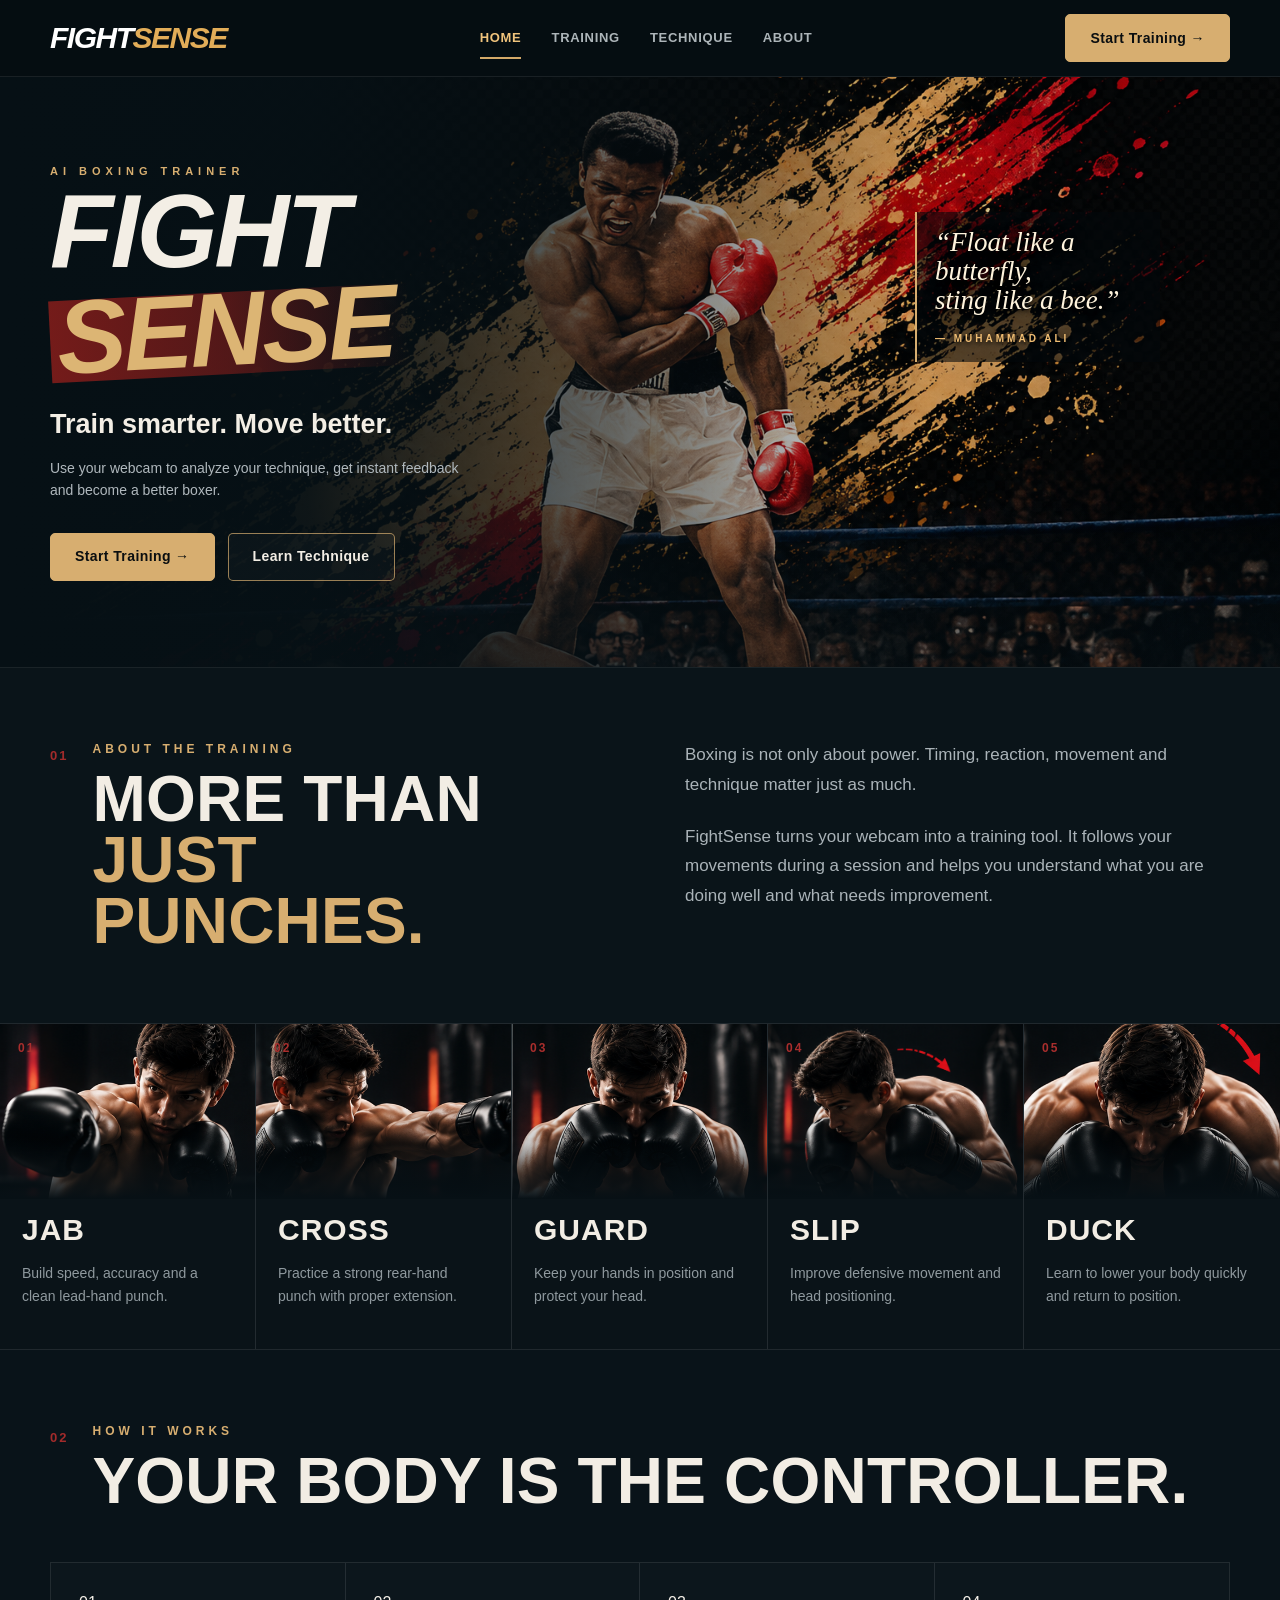
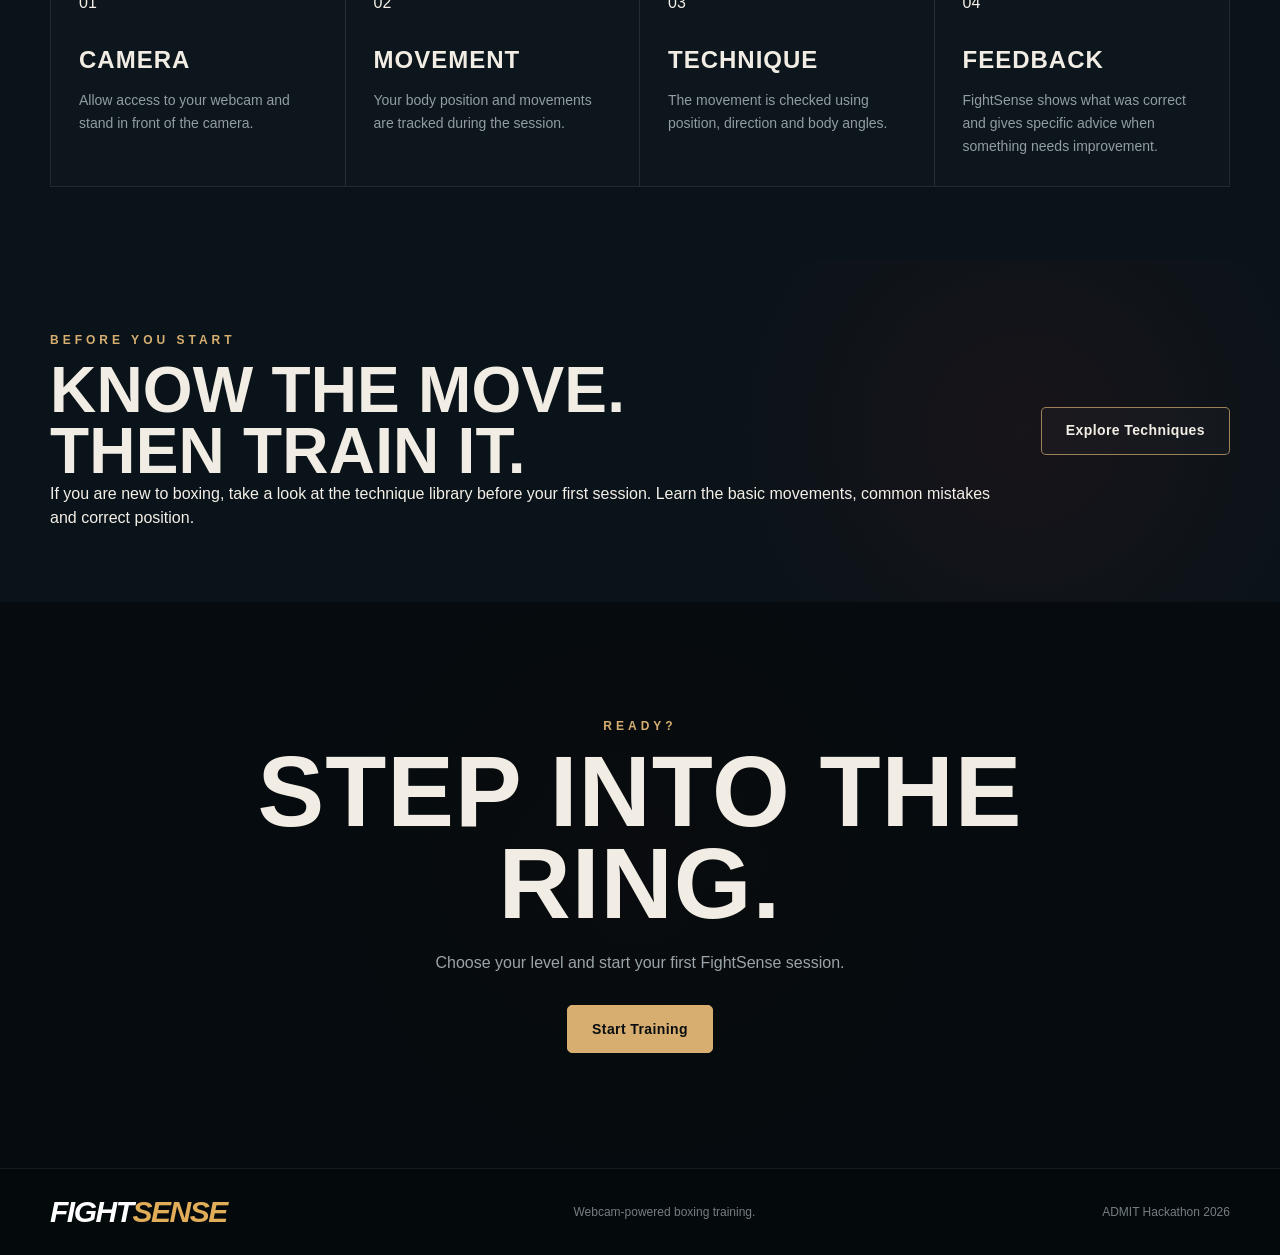
<file: index.html>
<!DOCTYPE html>
<html lang="en">

<head>
    <meta charset="UTF-8">
    <meta name="viewport" content="width=device-width, initial-scale=1.0">
    <title>FightSense</title>
    <link rel="stylesheet" href="style.css">
</head>

<body class="home-page">

<header class="header">
    <div class="container nav-container">

        <a href="index.html" class="logo">
            FIGHT<span>SENSE</span>
        </a>

        <nav class="nav">
            <a href="index.html" class="active">Home</a>
            <a href="training.html">Training</a>
            <a href="technique.html">Technique</a>
            <a href="about.html">About</a>
        </nav>

        <a href="training.html#levels" class="nav-button">
            Start Training →
        </a>

    </div>
</header>


<main>

    <section class="hero">

        <div class="hero-background"></div>

<div class="container hero-container">

    <div class="hero-text">

        <p class="hero-label">AI BOXING TRAINER</p>

        <h1>
            FIGHT
            <span>SENSE</span>
        </h1>

        <h2>Train smarter. Move better.</h2>

        <p class="hero-description">
            Use your webcam to analyze your technique,
            get instant feedback and become a better boxer.
        </p>

        <div class="hero-buttons">
            <a href="training.html#levels" class="primary-button">
                Start Training →
            </a>

            <a href="technique.html" class="secondary-button">
                Learn Technique
            </a>
        </div>

    </div>

    <div class="ali-quote">
        <p>
            “Float like a butterfly,<br>
            sting like a bee.”
        </p>

        <span>— MUHAMMAD ALI</span>
    </div>

</div>

    </section>


    <section class="intro-section">

        <div class="container intro-grid">

            <div class="section-heading">

                <p class="section-number">01</p>

                <div>
                    <p class="small-title">ABOUT THE TRAINING</p>

                    <h2>
                        MORE THAN
                        <span>JUST PUNCHES.</span>
                    </h2>
                </div>

            </div>


            <div class="intro-text">

                <p>
                    Boxing is not only about power. Timing, reaction,
                    movement and technique matter just as much.
                </p>

                <p>
                    FightSense turns your webcam into a training tool.
                    It follows your movements during a session and helps
                    you understand what you are doing well and what
                    needs improvement.
                </p>

            </div>

        </div>

    </section>


<div class="skills-grid">

    <a href="techniques/jab.html" class="skill-card">
        <div class="skill-image">
            <img src="assets/images/moves/jab.png" alt="Jab">
            <span class="skill-number">01</span>
        </div>

        <div class="skill-content">
            <h3>JAB</h3>
            <p>Build speed, accuracy and a clean lead-hand punch.</p>
        </div>
    </a>


    <a href="techniques/cross.html" class="skill-card">
        <div class="skill-image">
            <img src="assets/images/moves/cross.png" alt="Cross">
            <span class="skill-number">02</span>
        </div>

        <div class="skill-content">
            <h3>CROSS</h3>
            <p>Practice a strong rear-hand punch with proper extension.</p>
        </div>
    </a>


    <a href="techniques/guard.html" class="skill-card">
        <div class="skill-image">
            <img src="assets/images/moves/guard.png" alt="Guard">
            <span class="skill-number">03</span>
        </div>

        <div class="skill-content">
            <h3>GUARD</h3>
            <p>Keep your hands in position and protect your head.</p>
        </div>
    </a>


    <a href="techniques/slip.html" class="skill-card">
        <div class="skill-image">
            <img src="assets/images/moves/slip.png" alt="Slip">
            <span class="skill-number">04</span>
        </div>

        <div class="skill-content">
            <h3>SLIP</h3>
            <p>Improve defensive movement and head positioning.</p>
        </div>
    </a>


    <a href="techniques/duck.html" class="skill-card">
        <div class="skill-image">
            <img src="assets/images/moves/duck.png" alt="Duck">
            <span class="skill-number">05</span>
        </div>

        <div class="skill-content">
            <h3>DUCK</h3>
            <p>Learn to lower your body quickly and return to position.</p>
        </div>
    </a>

</div>



    </section>


    <section class="how-section">

        <div class="container">

            <div class="section-heading">

                <p class="section-number">02</p>

                <div>
                    <p class="small-title">HOW IT WORKS</p>
                    <h2>YOUR BODY IS THE CONTROLLER.</h2>
                </div>

            </div>


            <div class="how-grid">

                <div class="how-card">

                    <div class="how-icon">01</div>

                    <h3>CAMERA</h3>

                    <p>
                        Allow access to your webcam and stand in front
                        of the camera.
                    </p>

                </div>


                <div class="how-card">

                    <div class="how-icon">02</div>

                    <h3>MOVEMENT</h3>

                    <p>
                        Your body position and movements are tracked
                        during the session.
                    </p>

                </div>


                <div class="how-card">

                    <div class="how-icon">03</div>

                    <h3>TECHNIQUE</h3>

                    <p>
                        The movement is checked using position,
                        direction and body angles.
                    </p>

                </div>


                <div class="how-card">

                    <div class="how-icon">04</div>

                    <h3>FEEDBACK</h3>

                    <p>
                        FightSense shows what was correct and gives
                        specific advice when something needs improvement.
                    </p>

                </div>

            </div>

        </div>

    </section>




    <section class="before-training">

        <div class="container before-container">

            <div>

                <p class="small-title">BEFORE YOU START</p>

                <h2>
                    KNOW THE MOVE.<br>
                    THEN TRAIN IT.
                </h2>

                <p>
                    If you are new to boxing, take a look at the technique
                    library before your first session. Learn the basic movements,
                    common mistakes and correct position.
                </p>

            </div>

            <a href="technique.html" class="secondary-button">
                Explore Techniques
            </a>

        </div>

    </section>


    <section class="final-cta">

        <div class="container final-cta-content">

            <p class="small-title">READY?</p>

            <h2>STEP INTO THE RING.</h2>

            <p>
                Choose your level and start your first FightSense session.
            </p>

            <a href="training.html#levels" class="primary-button">
                Start Training
            </a>

        </div>

    </section>

</main>


<footer class="footer">

    <div class="container footer-content">

        <a href="index.html" class="logo">
            FIGHT<span>SENSE</span>
        </a>

        <p>
            Webcam-powered boxing training.
        </p>

        <p>
            ADMIT Hackathon 2026
        </p>

    </div>

</footer>




</body>
</html>
</file>
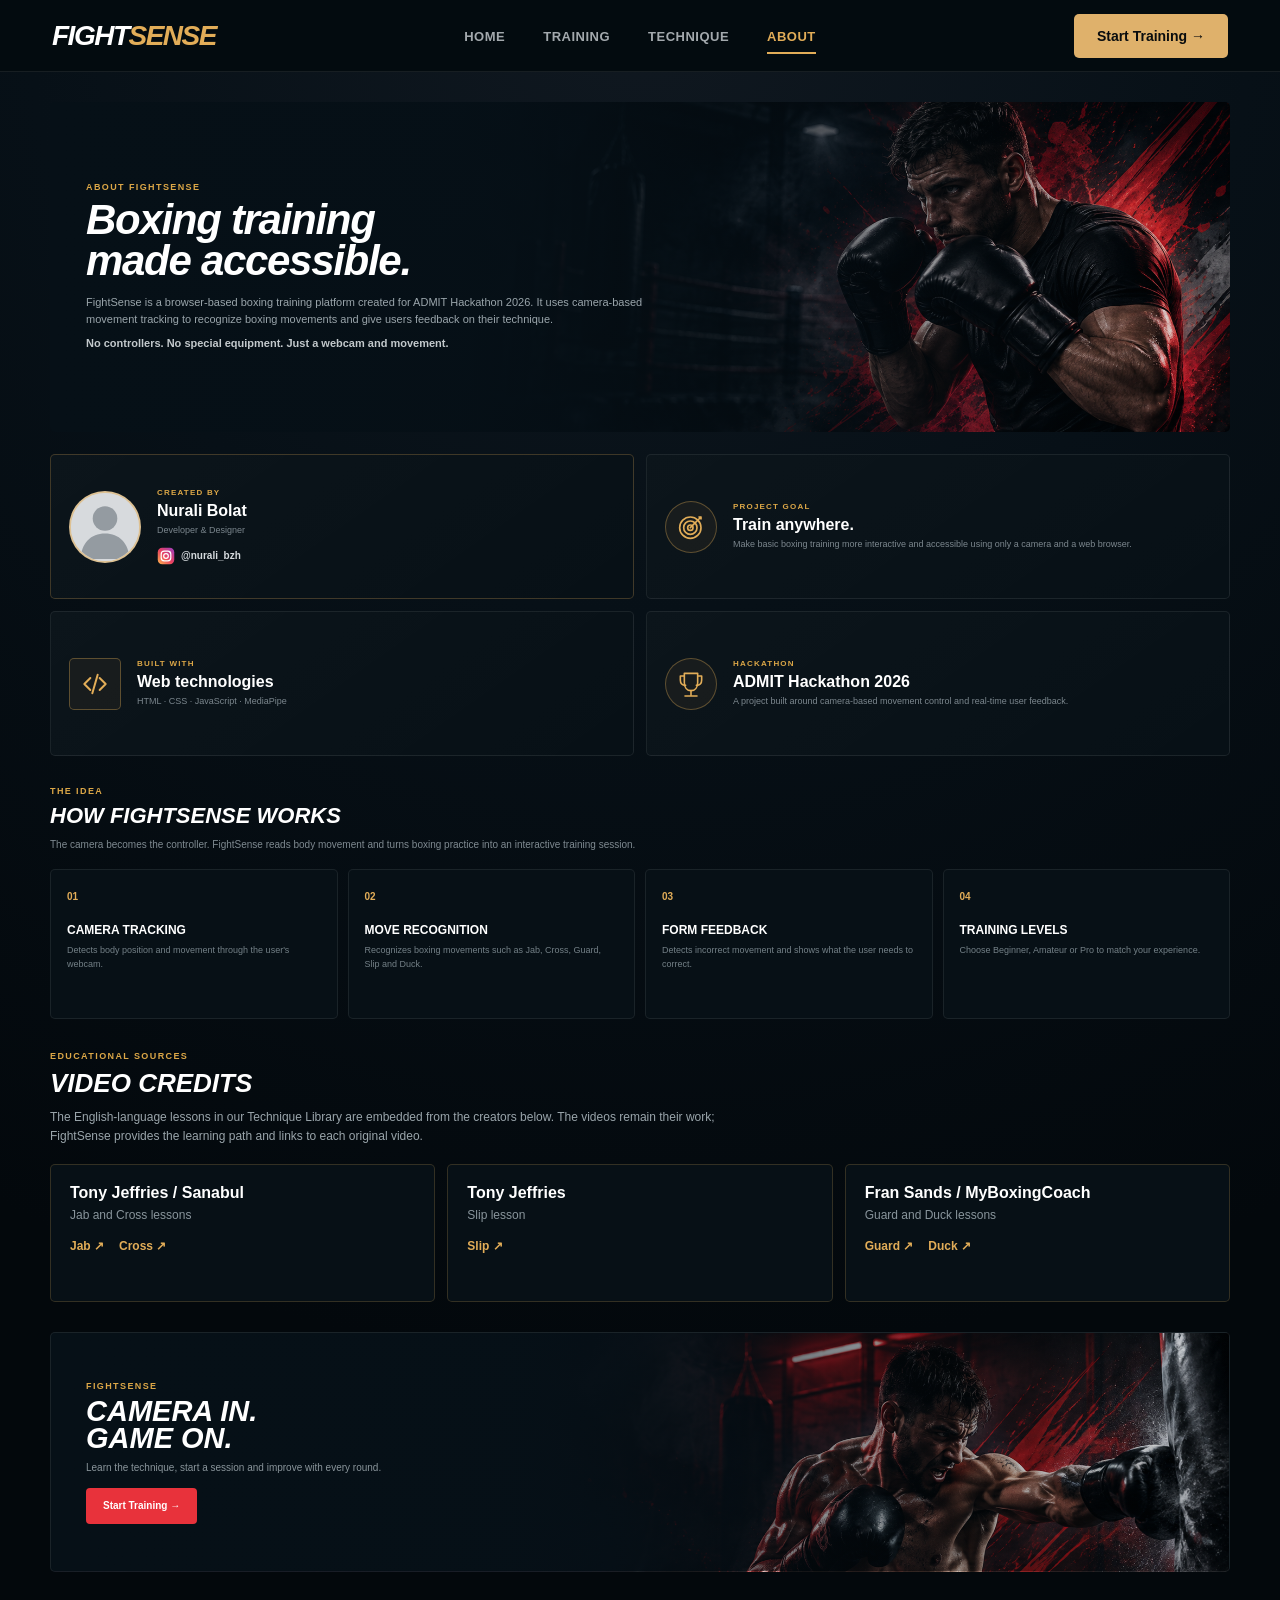
<file: about.html>
<!DOCTYPE html>
<html lang="en">
<head>
    <meta charset="UTF-8">
    <meta name="viewport" content="width=device-width, initial-scale=1.0">
    <title>FightSense | About</title>
    <link rel="stylesheet" href="about.css">
</head>

<body>

<header class="navbar">

    <a href="index.html" class="logo">
        FIGHT<span>SENSE</span>
    </a>

    <nav class="nav-links">
        <a href="index.html">HOME</a>
        <a href="training.html">TRAINING</a>
        <a href="technique.html">TECHNIQUE</a>
        <a href="about.html" class="active">ABOUT</a>
    </nav>

    <a href="training.html" class="start-training-btn">
        Start Training →
    </a>

</header>


<main class="about-page">

    <section class="about-hero">

        <div class="about-content">

            <span class="section-label">ABOUT FIGHTSENSE</span>

            <h1>
                Boxing training<br>
                made accessible.
            </h1>

            <p>
                FightSense is a browser-based boxing training platform created
                for ADMIT Hackathon 2026. It uses camera-based movement tracking
                to recognize boxing movements and give users feedback on their technique.
            </p>

            <p>
                No controllers. No special equipment.
                Just a webcam and movement.
            </p>

        </div>

    </section>


    <section class="about-grid">


        <div class="about-card creator-card">

            <div class="creator-avatar" role="img" aria-label="Default profile avatar">
                <svg viewBox="0 0 72 72" aria-hidden="true" focusable="false">
                    <rect width="72" height="72" fill="#d7dadd"/>
                    <circle cx="36" cy="27" r="13" fill="#949ba1"/>
                    <path d="M10 70c1-17 11-27 26-27s25 10 26 27" fill="#949ba1"/>
                </svg>
            </div>

            <div class="creator-info">

                <span class="card-label">CREATED BY</span>

                <h2>Nurali Bolat</h2>

                <p>
                    Developer & Designer
                </p>

                <a
                    href="https://www.instagram.com/nurali_bzh/"
                    target="_blank"
                    rel="noopener noreferrer"
                    class="instagram-link"
                >
                    <span class="instagram-icon" aria-hidden="true">
                        <svg viewBox="0 0 24 24" focusable="false">
                            <defs><linearGradient id="ig-gradient" x1="0" x2="1" y1="1" y2="0"><stop offset="0" stop-color="#ffb84d"/><stop offset="0.48" stop-color="#e9405f"/><stop offset="1" stop-color="#9b40c5"/></linearGradient></defs>
                            <rect x="1" y="1" width="22" height="22" rx="6" fill="url(#ig-gradient)"/>
                            <rect x="5.6" y="5.6" width="12.8" height="12.8" rx="4" fill="none" stroke="#fff" stroke-width="1.6"/>
                            <circle cx="12" cy="12" r="3.1" fill="none" stroke="#fff" stroke-width="1.6"/>
                            <circle cx="17.3" cy="6.9" r="1" fill="#fff"/>
                        </svg>
                    </span>
                    @nurali_bzh
                </a>

            </div>

        </div>


        <div class="about-card goal-card">

            <div class="card-icon goal-icon" aria-hidden="true">
                <svg viewBox="0 0 48 48" focusable="false" fill="none" stroke="currentColor" stroke-width="2.5" stroke-linecap="round" stroke-linejoin="round">
                    <circle cx="23" cy="25" r="16"/><circle cx="23" cy="25" r="10"/><circle cx="23" cy="25" r="4"/>
                    <path d="M23 25 39 9m-3 0h3v3"/>
                </svg>
            </div>

            <div>

                <span class="card-label">PROJECT GOAL</span>

                <h2>Train anywhere.</h2>

                <p>
                    Make basic boxing training more interactive and accessible
                    using only a camera and a web browser.
                </p>

            </div>

        </div>


        <div class="about-card built-card">

            <div class="card-icon code-icon" aria-hidden="true">
                <svg viewBox="0 0 48 48" focusable="false" fill="none" stroke="currentColor" stroke-width="3" stroke-linecap="round" stroke-linejoin="round">
                    <path d="m17 15-9 9 9 9m14-18 9 9-9 9M28 10l-8 28"/>
                </svg>
            </div>

            <div>

                <span class="card-label">BUILT WITH</span>

                <h2>Web technologies</h2>

                <p>
                    HTML · CSS · JavaScript · MediaPipe
                </p>

            </div>

        </div>


        <div class="about-card hackathon-card">

            <div class="card-icon trophy-icon" aria-hidden="true">
                <svg viewBox="0 0 48 48" focusable="false" fill="none" stroke="currentColor" stroke-width="2.4" stroke-linecap="round" stroke-linejoin="round">
                    <path d="M14 8h20v14c0 7-4 12-10 12s-10-5-10-12V8Z"/>
                    <path d="M14 12H8v6c0 5 3 8 8 8m18-14h6v6c0 5-3 8-8 8M24 34v6m-9 2h18"/>
                </svg>
            </div>

            <div>

                <span class="card-label">HACKATHON</span>

                <h2>ADMIT Hackathon 2026</h2>

                <p>
                    A project built around camera-based movement control
                    and real-time user feedback.
                </p>

            </div>

        </div>

    </section>


    <section class="project-features">

        <div class="features-heading">

            <span class="section-label">THE IDEA</span>

            <h2>HOW FIGHTSENSE WORKS</h2>

            <p>
                The camera becomes the controller. FightSense reads body movement
                and turns boxing practice into an interactive training session.
            </p>

        </div>


        <div class="features-grid">


            <div class="feature">

                <span class="feature-number">01</span>

                <h3>CAMERA TRACKING</h3>

                <p>
                    Detects body position and movement through the user's webcam.
                </p>

            </div>


            <div class="feature">

                <span class="feature-number">02</span>

                <h3>MOVE RECOGNITION</h3>

                <p>
                    Recognizes boxing movements such as Jab, Cross, Guard, Slip and Duck.
                </p>

            </div>


            <div class="feature">

                <span class="feature-number">03</span>

                <h3>FORM FEEDBACK</h3>

                <p>
                    Detects incorrect movement and shows what the user needs to correct.
                </p>

            </div>


            <div class="feature">

                <span class="feature-number">04</span>

                <h3>TRAINING LEVELS</h3>

                <p>
                    Choose Beginner, Amateur or Pro to match your experience.
                </p>

            </div>


        </div>

    </section>


    <section class="video-credits" id="video-credits">
        <span class="section-label">EDUCATIONAL SOURCES</span>
        <h2>VIDEO CREDITS</h2>
        <p>The English-language lessons in our Technique Library are embedded from the creators below. The videos remain their work; FightSense provides the learning path and links to each original video.</p>
        <div class="credits-grid">
            <div class="credit-card"><h3>Tony Jeffries / Sanabul</h3><p>Jab and Cross lessons</p><a href="https://www.youtube.com/watch?v=odM78vAS86M" target="_blank" rel="noopener noreferrer">Jab ↗</a><a href="https://www.youtube.com/watch?v=4ps3eNnnGCM" target="_blank" rel="noopener noreferrer">Cross ↗</a></div>
            <div class="credit-card"><h3>Tony Jeffries</h3><p>Slip lesson</p><a href="https://www.youtube.com/watch?v=DOWc7NMSuEQ" target="_blank" rel="noopener noreferrer">Slip ↗</a></div>
            <div class="credit-card"><h3>Fran Sands / MyBoxingCoach</h3><p>Guard and Duck lessons</p><a href="https://www.youtube.com/watch?v=mMbO7tIuUfc" target="_blank" rel="noopener noreferrer">Guard ↗</a><a href="https://www.youtube.com/watch?v=EM-RrqWpI-I" target="_blank" rel="noopener noreferrer">Duck ↗</a></div>
        </div>
    </section>
    <section class="about-banner">

        <div>

            <span class="section-label">FIGHTSENSE</span>

            <h2>
                CAMERA IN.<br>
                GAME ON.
            </h2>

            <p>
                Learn the technique, start a session and improve with every round.
            </p>

            <a href="training.html">
                Start Training →
            </a>

        </div>

    </section>

</main>

</body>
</html>
</file>
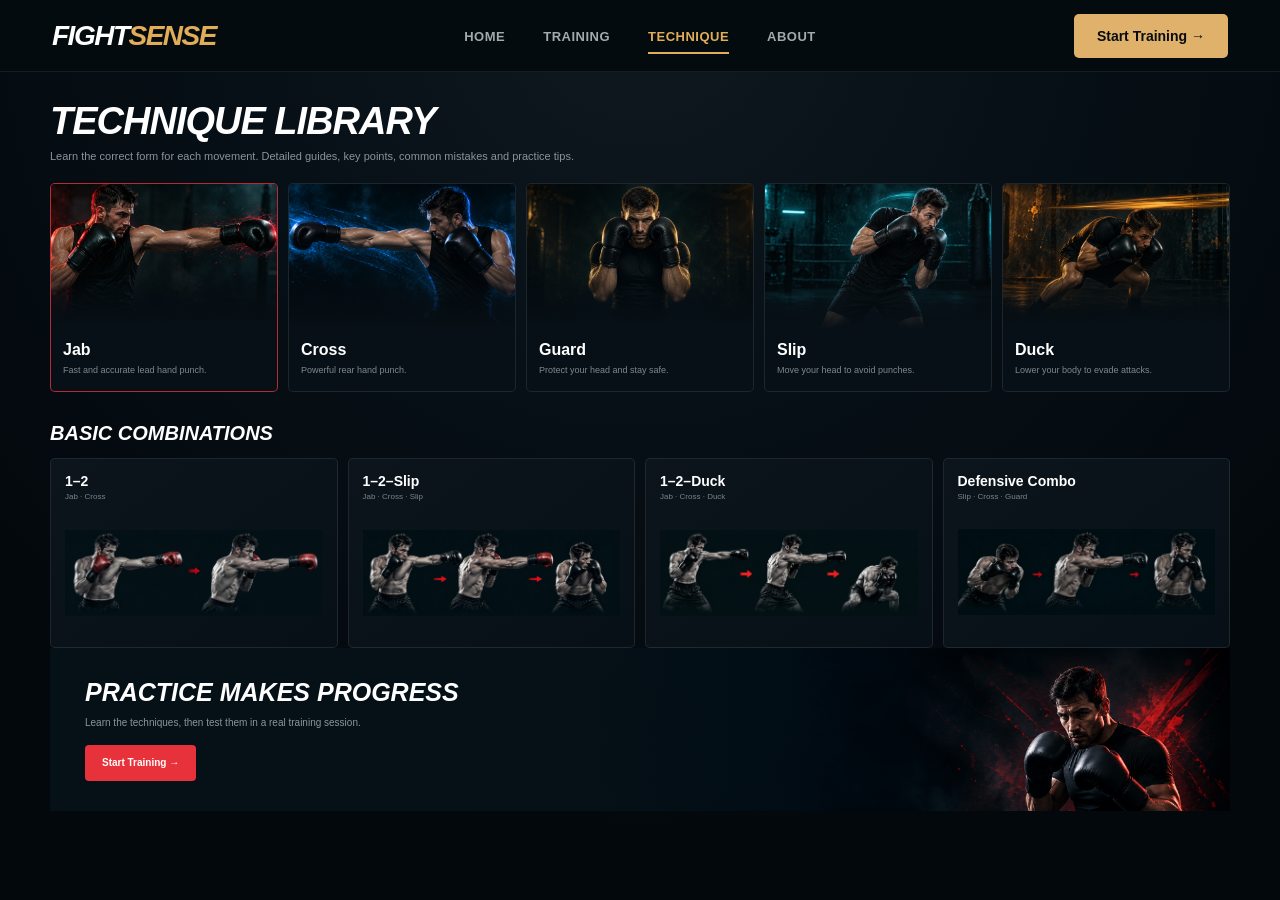
<file: technique.html>
<!DOCTYPE html>
<html lang="en">
<head>
    <meta charset="UTF-8">
    <meta name="viewport" content="width=device-width, initial-scale=1.0">
    <title>FightSense | Technique</title>
    <link rel="stylesheet" href="technique.css">
</head>

<body>

<header class="navbar">

    <a href="index.html" class="logo">
        FIGHT<span>SENSE</span>
    </a>

    <nav class="nav-links">
        <a href="index.html">HOME</a>
        <a href="training.html">TRAINING</a>
        <a href="technique.html" class="active">TECHNIQUE</a>
        <a href="about.html">ABOUT</a>
    </nav>

    <a href="training.html" class="start-training-btn">
        Start Training →
    </a>

</header>


<main class="technique-page">

    <section class="library-heading">

        <h1>TECHNIQUE LIBRARY</h1>

        <p>
            Learn the correct form for each movement.
            Detailed guides, key points, common mistakes and practice tips.
        </p>

    </section>


    <section class="technique-grid">

        <a href="techniques/jab.html" class="technique-card jab-card">

            <div class="technique-image">
                <div class="fighter jab-fighter"></div>
            </div>

            <div class="technique-info">

                <h2>Jab</h2>

                <p>
                    Fast and accurate lead hand punch.
                </p>

            </div>

        </a>


        <a href="techniques/cross.html" class="technique-card cross-card">

            <div class="technique-image">
                <div class="fighter cross-fighter"></div>
            </div>

            <div class="technique-info">

                <h2>Cross</h2>

                <p>
                    Powerful rear hand punch.
                </p>

            </div>

        </a>


        <a href="techniques/guard.html" class="technique-card guard-card">

            <div class="technique-image">
                <div class="fighter guard-fighter"></div>
            </div>

            <div class="technique-info">

                <h2>Guard</h2>

                <p>
                    Protect your head and stay safe.
                </p>

            </div>

        </a>


        <a href="techniques/slip.html" class="technique-card slip-card">

            <div class="technique-image">
                <div class="fighter slip-fighter"></div>
            </div>

            <div class="technique-info">

                <h2>Slip</h2>

                <p>
                    Move your head to avoid punches.
                </p>

            </div>

        </a>


        <a href="techniques/duck.html" class="technique-card duck-card">

            <div class="technique-image">
                <div class="fighter duck-fighter"></div>
            </div>

            <div class="technique-info">

                <h2>Duck</h2>

                <p>
                    Lower your body to evade attacks.
                </p>

            </div>

        </a>

    </section>


    <section class="combinations">

        <h2>BASIC COMBINATIONS</h2>

        <div class="combination-grid">


            <div class="combo-card">

                <div class="combo-heading">
                    <h3>1–2</h3>
                    <span>Jab · Cross</span>
                </div>

                <div class="combo-visual">

                    <div class="combo-person"></div>

                    <div class="combo-person second"></div>

                </div>

            </div>


            <div class="combo-card">

                <div class="combo-heading">
                    <h3>1–2–Slip</h3>
                    <span>Jab · Cross · Slip</span>
                </div>

                <div class="combo-visual">

                    <div class="combo-person"></div>

                    <div class="combo-person second"></div>

                    <div class="combo-person third"></div>

                </div>

            </div>


            <div class="combo-card">

                <div class="combo-heading">
                    <h3>1–2–Duck</h3>
                    <span>Jab · Cross · Duck</span>
                </div>

                <div class="combo-visual">

                    <div class="combo-person"></div>

                    <div class="combo-person second"></div>

                    <div class="combo-person duck-person"></div>

                </div>

            </div>


            <div class="combo-card">

                <div class="combo-heading">
                    <h3>Defensive Combo</h3>
                    <span>Slip · Cross · Guard</span>
                </div>

                <div class="combo-visual">

                    <div class="combo-person"></div>

                    <div class="combo-person second"></div>

                    <div class="combo-person third"></div>

                </div>

            </div>


        </div>

    </section>


    <section class="practice-banner">

        <div class="practice-content">

            <h2>PRACTICE MAKES PROGRESS</h2>

            <p>
                Learn the techniques, then test them in a real training session.
            </p>

            <a href="training.html" class="practice-button">
                Start Training →
            </a>

        </div>


    </section>

</main>

</body>
</html>
</file>
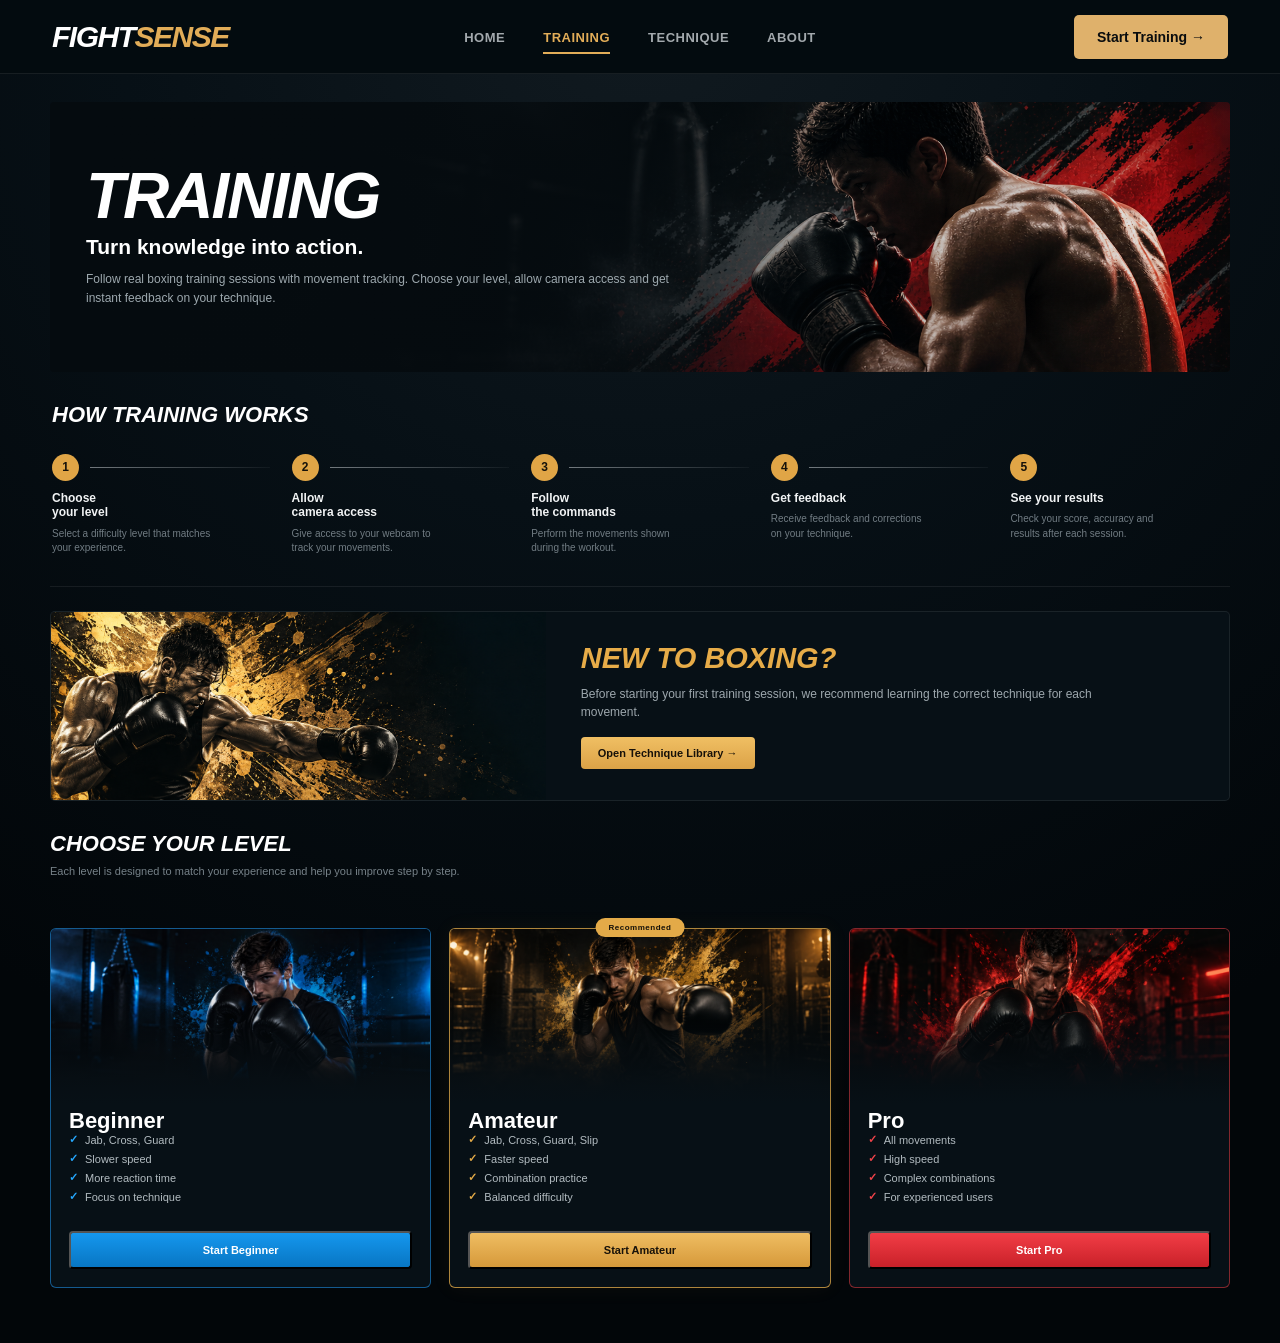
<file: training.html>
<!DOCTYPE html>
<html lang="en">
<head>
    <meta charset="UTF-8">
    <meta name="viewport" content="width=device-width, initial-scale=1.0">
    <title>FightSense | Training</title>
    <link rel="stylesheet" href="training.css">
</head>

<body>

    <header class="navbar">
    <a href="index.html" class="logo">
        <span class="logo-fight">FIGHT</span><span class="logo-sense">SENSE</span>
    </a>

    <nav class="nav-links">
        <a href="index.html">HOME</a>
        <a href="training.html" class="active">TRAINING</a>
        <a href="technique.html">TECHNIQUE</a>
        <a href="about.html">ABOUT</a>
    </nav>

    <a href="#chooseLevel" class="start-training-btn">
        Start Training →
    </a>
</header>


    <main class="training-selection" id="levelSelection">

        <section class="training-hero">
            <div class="hero-content">
                <h1>TRAINING</h1>
                <h2>Turn knowledge into action.</h2>

                <p>
                    Follow real boxing training sessions with movement tracking.
                    Choose your level, allow camera access and get instant feedback
                    on your technique.
                </p>
            </div>

            <div class="hero-fighter"></div>
        </section>


        <section class="how-training">
            <h2 class="section-title">HOW TRAINING WORKS</h2>

            <div class="steps">

                <div class="step">
                    <div class="step-top">
                        <span class="step-number">1</span>
                        <div class="step-line"></div>
                    </div>

                    <h3>Choose<br>your level</h3>
                    <p>Select a difficulty level that matches your experience.</p>
                </div>


                <div class="step">
                    <div class="step-top">
                        <span class="step-number">2</span>
                        <div class="step-line"></div>
                    </div>

                    <h3>Allow<br>camera access</h3>
                    <p>Give access to your webcam to track your movements.</p>
                </div>


                <div class="step">
                    <div class="step-top">
                        <span class="step-number">3</span>
                        <div class="step-line"></div>
                    </div>

                    <h3>Follow<br>the commands</h3>
                    <p>Perform the movements shown during the workout.</p>
                </div>


                <div class="step">
                    <div class="step-top">
                        <span class="step-number">4</span>
                        <div class="step-line"></div>
                    </div>

                    <h3>Get feedback</h3>
                    <p>Receive feedback and corrections on your technique.</p>
                </div>


                <div class="step">
                    <div class="step-top">
                        <span class="step-number">5</span>
                    </div>

                    <h3>See your results</h3>
                    <p>Check your score, accuracy and results after each session.</p>
                </div>

            </div>
        </section>


        <section class="boxing-help">
            <div class="boxing-help-image"></div>

            <div class="boxing-help-content">
                <h2>NEW TO BOXING?</h2>

                <p>
                    Before starting your first training session, we recommend
                    learning the correct technique for each movement.
                </p>

                <a href="technique.html" class="technique-button">
                    Open Technique Library →
                </a>
            </div>
        </section>


        <section class="choose-level" id="chooseLevel">
            <h2 class="section-title">CHOOSE YOUR LEVEL</h2>

            <p class="section-description">
                Each level is designed to match your experience and help you improve step by step.
            </p>
            <p class="start-status" id="startStatus" role="status" aria-live="polite"></p>

            <div class="level-grid">

                <div class="level-card beginner-card">
                    <div class="level-image beginner-image"></div>

                    <div class="level-content">
                        <h2>Beginner</h2>

                        <ul>
                            <li>Jab, Cross, Guard</li>
                            <li>Slower speed</li>
                            <li>More reaction time</li>
                            <li>Focus on technique</li>
                        </ul>

                        <button class="level-button beginner-button" data-level="Beginner">
                            Start Beginner
                        </button>
                    </div>
                </div>


                <div class="level-card amateur-card">
                    <span class="recommended">Recommended</span>

                    <div class="level-image amateur-image"></div>

                    <div class="level-content">
                        <h2>Amateur</h2>

                        <ul>
                            <li>Jab, Cross, Guard, Slip</li>
                            <li>Faster speed</li>
                            <li>Combination practice</li>
                            <li>Balanced difficulty</li>
                        </ul>

                        <button class="level-button amateur-button" data-level="Amateur">
                            Start Amateur
                        </button>
                    </div>
                </div>


                <div class="level-card pro-card">
                    <div class="level-image pro-image"></div>

                    <div class="level-content">
                        <h2>Pro</h2>

                        <ul>
                            <li>All movements</li>
                            <li>High speed</li>
                            <li>Complex combinations</li>
                            <li>For experienced users</li>
                        </ul>

                        <button class="level-button pro-button" data-level="Pro">
                            Start Pro
                        </button>
                    </div>
                </div>

            </div>
        </section>

    </main>


    <main class="training-page" id="activeTraining" hidden>

        <section class="camera-section">

            <div class="camera-wrapper">

                <video id="webcam" autoplay playsinline muted></video>

                <canvas id="poseCanvas"></canvas>

                <span class="camera-corner top-left"></span>
                <span class="camera-corner top-right"></span>
                <span class="camera-corner bottom-left"></span>
                <span class="camera-corner bottom-right"></span>

                <div class="webcam-status">
                    <span class="status-dot"></span>
                    <span id="webcamStatusText">Starting camera...</span>
                </div>

            </div>


            <div class="feedback-box" id="feedbackBox">

                <div class="feedback-header">
                    <span class="feedback-icon">!</span>
                    <span>FORM FEEDBACK</span>
                </div>

                <p id="feedbackText">
                    Stand where your head, shoulders and hands are visible.
                </p>

            </div>

            <div class="correction-notes" id="correctionNotes" hidden>
                <h3>COACH NOTES <span>Saved until the end of this session</span></h3>
                <ul id="correctionList"></ul>
            </div>

        </section>


        <aside class="training-panel">

            <div class="move-header">

                <div class="current-move">
                    <p class="panel-label">CURRENT MOVE</p>
                    <h1 id="currentMove">READY</h1>
                </div>

                <div class="timer" id="timer">
                    <span id="timerValue">0:00</span>
                </div>

            </div>


            <div class="divider"></div>


            <div class="stat">
                <div class="stat-header">
                    <span>Score</span>
                    <span id="scoreValue">0</span>
                </div>

                <div class="progress-bar">
                    <div class="progress-fill score-fill" id="scoreBar"></div>
                </div>
            </div>


            <div class="stat">
                <div class="stat-header">
                    <span>Combo</span>
                    <span id="comboValue">x0</span>
                </div>

                <div class="progress-bar">
                    <div class="progress-fill combo-fill" id="comboBar"></div>
                </div>
            </div>


            <div class="stat">
                <div class="stat-header">
                    <span>Accuracy</span>
                    <span id="accuracyValue">0%</span>
                </div>

                <div class="progress-bar">
                    <div class="progress-fill accuracy-fill" id="accuracyBar"></div>
                </div>
            </div>


            <div class="stat">
                <div class="stat-header">
                    <span>Reaction Time</span>
                    <span id="reactionValue">—</span>
                </div>

                <div class="progress-bar">
                    <div class="progress-fill reaction-fill" id="reactionBar"></div>
                </div>
            </div>


            <div class="next-move" id="nextMoveBox">
                <div>
                    <span class="next-label">Next:</span>
                    <strong id="nextMove">JAB</strong>
                </div>

                <span class="next-arrow">→</span>
            </div>

            <button class="end-session-button" id="endSession" type="button">End session</button>

        </aside>

    </main>


    <section class="training-info" id="trainingInfo" hidden>

        <div class="info-item">
            <span>LEVEL</span>
            <strong id="trainingLevel">Beginner</strong>
        </div>

        <div class="info-item">
            <span>ROUND</span>

            <strong>
                <span id="currentRound">1</span>
                /
                <span id="totalRounds">1</span>
            </strong>
        </div>

        <div class="info-item">
            <span>MOVES</span>

            <strong>
                <span id="completedMoves">0</span>
                /
                <span id="totalMoves">0</span>
            </strong>
        </div>

    </section>

    <section class="session-results" id="sessionResults" hidden aria-live="polite">
        <p class="results-kicker">SESSION COMPLETE</p>
        <h1>Nice work.</h1>
        <p id="resultsMessage">Your training results are ready.</p>
        <div class="results-grid">
            <div><span>Score</span><strong id="resultScore">0</strong></div>
            <div><span>Moves</span><strong id="resultMoves">0 / 0</strong></div>
            <div><span>Accuracy</span><strong id="resultAccuracy">0%</strong></div>
            <div><span>Best combo</span><strong id="resultCombo">0</strong></div>
        </div>
        <div class="result-corrections" id="resultCorrections" hidden>
            <h2>Corrections to remember</h2>
            <ul id="resultCorrectionList"></ul>
        </div>
        <button class="results-restart" id="restartTraining" type="button">Choose another level</button>
    </section>

<script src="training-camera.js"></script>

</body>
</html>
</file>
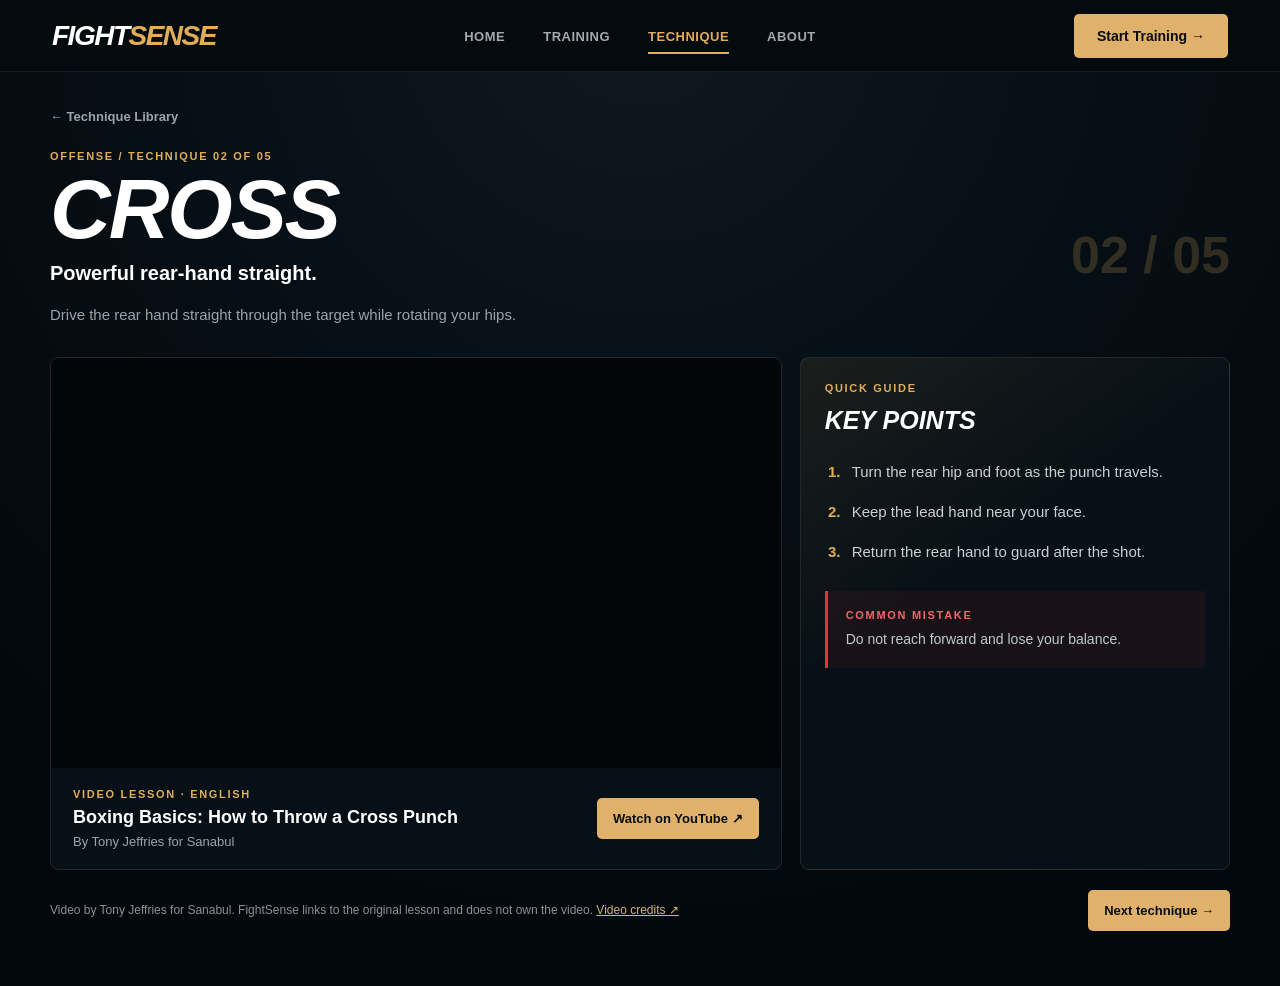
<file: techniques/cross.html>
<!DOCTYPE html>
<html lang="en">
<head>
    <meta charset="UTF-8">
    <meta name="viewport" content="width=device-width, initial-scale=1.0">
    <title>FightSense | CROSS Technique</title>
    <link rel="stylesheet" href="../technique.css">
    <link rel="stylesheet" href="technique-lesson.css">
    <script src="technique-lesson.js" defer></script>
</head>
<body>
<header class="navbar">
    <a href="../index.html" class="logo">FIGHT<span>SENSE</span></a>
    <nav class="nav-links" aria-label="Main navigation">
        <a href="../index.html">HOME</a>
        <a href="../training.html">TRAINING</a>
        <a href="../technique.html" class="active">TECHNIQUE</a>
        <a href="../about.html">ABOUT</a>
    </nav>
    <a href="../training.html" class="start-training-btn">Start Training →</a>
</header>
<main class="technique-page lesson-page">
    <a href="../technique.html" class="lesson-back">← Technique Library</a>
    <div class="lesson-heading">
        <div>
            <span class="lesson-kicker">OFFENSE / TECHNIQUE 02 OF 05</span>
            <h1>CROSS</h1>
            <p class="lesson-tagline">Powerful rear-hand straight.</p>
        </div>
        <span class="lesson-count">02 / 05</span>
    </div>
    <p class="lesson-intro">Drive the rear hand straight through the target while rotating your hips.</p>
    <div class="lesson-layout">
        <section class="lesson-video-card" aria-label="CROSS video lesson">
            <div class="lesson-video">
                <iframe data-src="https://www.youtube-nocookie.com/embed/4ps3eNnnGCM" title="Boxing Basics: How to Throw a Cross Punch" loading="lazy" referrerpolicy="strict-origin-when-cross-origin" allow="accelerometer; autoplay; clipboard-write; encrypted-media; gyroscope; picture-in-picture; web-share" allowfullscreen></iframe>
                <div class="lesson-video-fallback">
                    <span class="video-play-icon" aria-hidden="true">▶</span>
                    <span class="lesson-meta-label">VIDEO LESSON · ENGLISH</span>
                    <h2>WATCH THE LESSON</h2>
                    <p>Open the original video on YouTube to watch this technique.</p>
                    <a href="https://www.youtube.com/watch?v=4ps3eNnnGCM" target="_blank" rel="noopener noreferrer" class="watch-link">Watch on YouTube ↗</a>
                </div>
            </div>
            <div class="lesson-video-meta">
                <div>
                    <span class="lesson-meta-label">VIDEO LESSON · ENGLISH</span>
                    <h2>Boxing Basics: How to Throw a Cross Punch</h2>
                    <p>By Tony Jeffries for Sanabul</p>
                </div>
                <a href="https://www.youtube.com/watch?v=4ps3eNnnGCM" target="_blank" rel="noopener noreferrer" class="watch-link">Watch on YouTube ↗</a>
            </div>
        </section>
        <aside class="lesson-notes">
            <span class="lesson-meta-label">QUICK GUIDE</span>
            <h2>KEY POINTS</h2>
            <ol><li>Turn the rear hip and foot as the punch travels.</li><li>Keep the lead hand near your face.</li><li>Return the rear hand to guard after the shot.</li></ol>
            <div class="lesson-mistake">
                <span class="lesson-meta-label">COMMON MISTAKE</span>
                <p>Do not reach forward and lose your balance.</p>
            </div>
        </aside>
    </div>
    <div class="lesson-footer">
        <p>Video by Tony Jeffries for Sanabul. FightSense links to the original lesson and does not own the video. <a href="../about.html#video-credits">Video credits ↗</a></p>
        <a href="guard.html" class="next-lesson">Next technique →</a>
    </div>
</main>
</body>
</html>
</file>
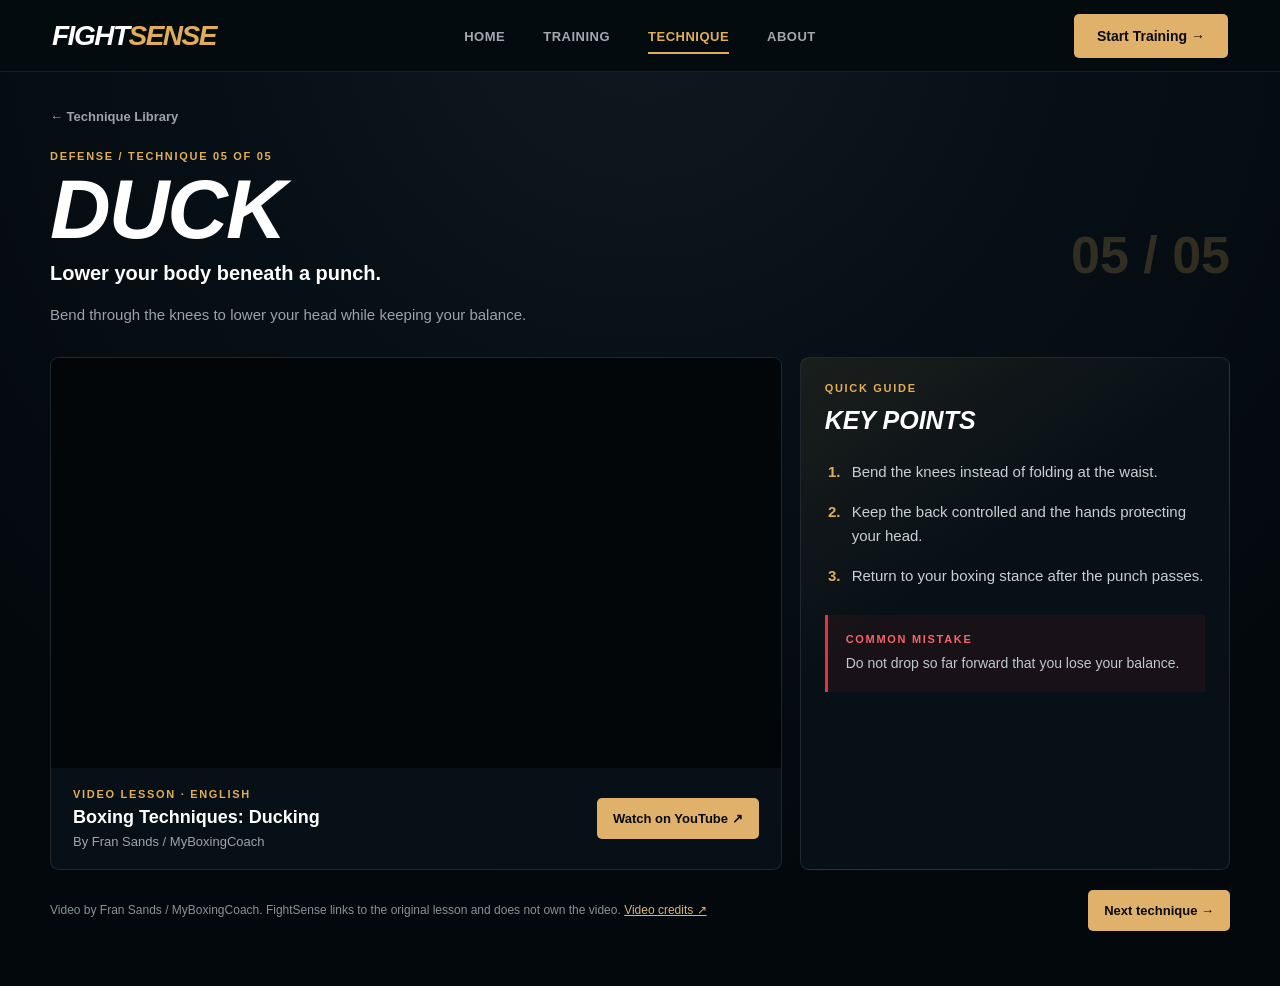
<file: techniques/duck.html>
<!DOCTYPE html>
<html lang="en">
<head>
    <meta charset="UTF-8">
    <meta name="viewport" content="width=device-width, initial-scale=1.0">
    <title>FightSense | DUCK Technique</title>
    <link rel="stylesheet" href="../technique.css">
    <link rel="stylesheet" href="technique-lesson.css">
    <script src="technique-lesson.js" defer></script>
</head>
<body>
<header class="navbar">
    <a href="../index.html" class="logo">FIGHT<span>SENSE</span></a>
    <nav class="nav-links" aria-label="Main navigation">
        <a href="../index.html">HOME</a>
        <a href="../training.html">TRAINING</a>
        <a href="../technique.html" class="active">TECHNIQUE</a>
        <a href="../about.html">ABOUT</a>
    </nav>
    <a href="../training.html" class="start-training-btn">Start Training →</a>
</header>
<main class="technique-page lesson-page">
    <a href="../technique.html" class="lesson-back">← Technique Library</a>
    <div class="lesson-heading">
        <div>
            <span class="lesson-kicker">DEFENSE / TECHNIQUE 05 OF 05</span>
            <h1>DUCK</h1>
            <p class="lesson-tagline">Lower your body beneath a punch.</p>
        </div>
        <span class="lesson-count">05 / 05</span>
    </div>
    <p class="lesson-intro">Bend through the knees to lower your head while keeping your balance.</p>
    <div class="lesson-layout">
        <section class="lesson-video-card" aria-label="DUCK video lesson">
            <div class="lesson-video">
                <iframe data-src="https://www.youtube-nocookie.com/embed/EM-RrqWpI-I" title="Boxing Techniques: Ducking" loading="lazy" referrerpolicy="strict-origin-when-cross-origin" allow="accelerometer; autoplay; clipboard-write; encrypted-media; gyroscope; picture-in-picture; web-share" allowfullscreen></iframe>
                <div class="lesson-video-fallback">
                    <span class="video-play-icon" aria-hidden="true">▶</span>
                    <span class="lesson-meta-label">VIDEO LESSON · ENGLISH</span>
                    <h2>WATCH THE LESSON</h2>
                    <p>Open the original video on YouTube to watch this technique.</p>
                    <a href="https://www.youtube.com/watch?v=EM-RrqWpI-I" target="_blank" rel="noopener noreferrer" class="watch-link">Watch on YouTube ↗</a>
                </div>
            </div>
            <div class="lesson-video-meta">
                <div>
                    <span class="lesson-meta-label">VIDEO LESSON · ENGLISH</span>
                    <h2>Boxing Techniques: Ducking</h2>
                    <p>By Fran Sands / MyBoxingCoach</p>
                </div>
                <a href="https://www.youtube.com/watch?v=EM-RrqWpI-I" target="_blank" rel="noopener noreferrer" class="watch-link">Watch on YouTube ↗</a>
            </div>
        </section>
        <aside class="lesson-notes">
            <span class="lesson-meta-label">QUICK GUIDE</span>
            <h2>KEY POINTS</h2>
            <ol><li>Bend the knees instead of folding at the waist.</li><li>Keep the back controlled and the hands protecting your head.</li><li>Return to your boxing stance after the punch passes.</li></ol>
            <div class="lesson-mistake">
                <span class="lesson-meta-label">COMMON MISTAKE</span>
                <p>Do not drop so far forward that you lose your balance.</p>
            </div>
        </aside>
    </div>
    <div class="lesson-footer">
        <p>Video by Fran Sands / MyBoxingCoach. FightSense links to the original lesson and does not own the video. <a href="../about.html#video-credits">Video credits ↗</a></p>
        <a href="jab.html" class="next-lesson">Next technique →</a>
    </div>
</main>
</body>
</html>
</file>
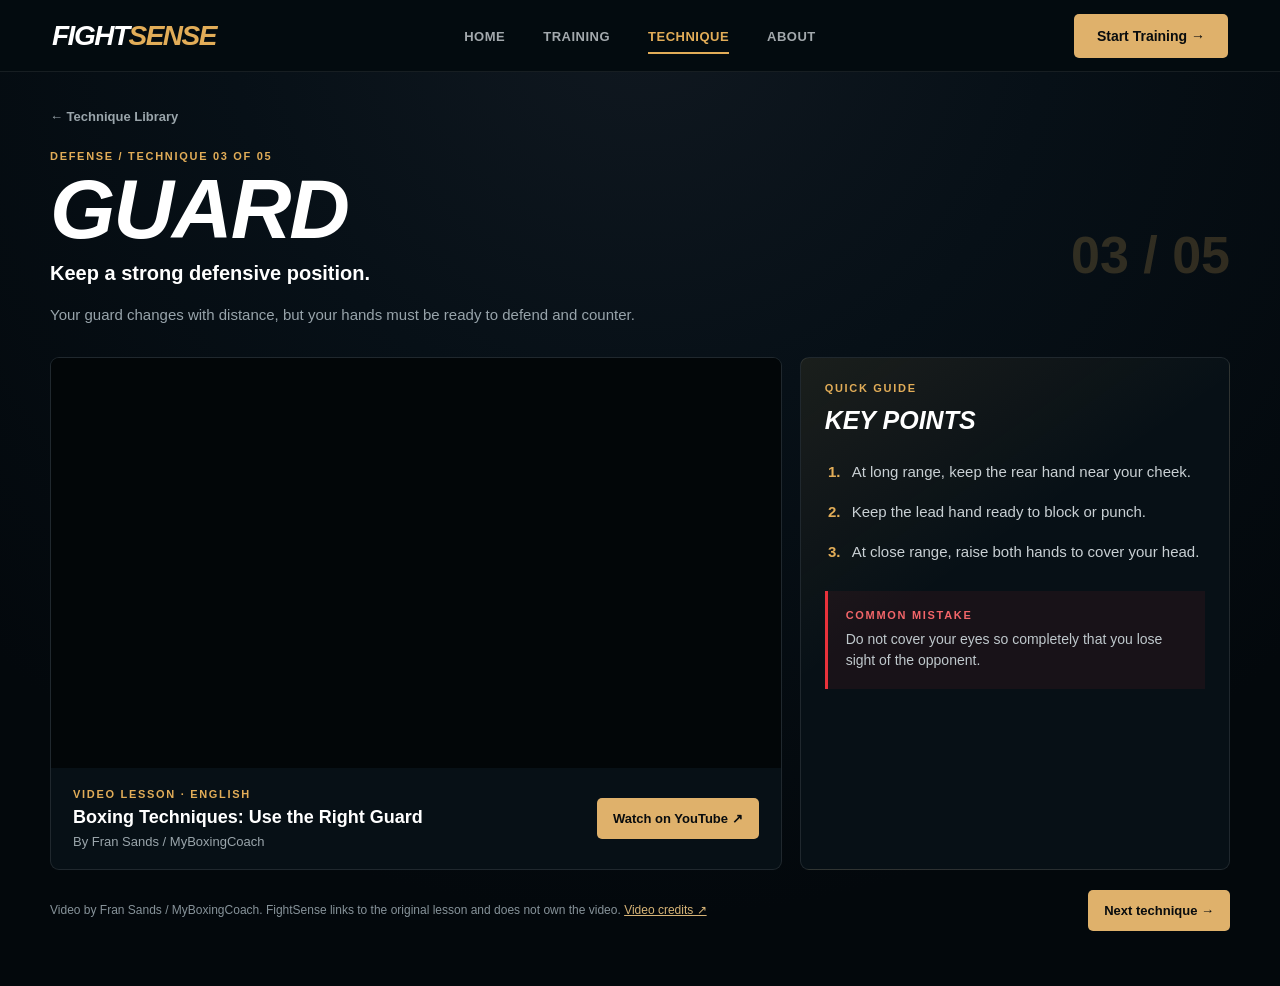
<file: techniques/guard.html>
<!DOCTYPE html>
<html lang="en">
<head>
    <meta charset="UTF-8">
    <meta name="viewport" content="width=device-width, initial-scale=1.0">
    <title>FightSense | GUARD Technique</title>
    <link rel="stylesheet" href="../technique.css">
    <link rel="stylesheet" href="technique-lesson.css">
    <script src="technique-lesson.js" defer></script>
</head>
<body>
<header class="navbar">
    <a href="../index.html" class="logo">FIGHT<span>SENSE</span></a>
    <nav class="nav-links" aria-label="Main navigation">
        <a href="../index.html">HOME</a>
        <a href="../training.html">TRAINING</a>
        <a href="../technique.html" class="active">TECHNIQUE</a>
        <a href="../about.html">ABOUT</a>
    </nav>
    <a href="../training.html" class="start-training-btn">Start Training →</a>
</header>
<main class="technique-page lesson-page">
    <a href="../technique.html" class="lesson-back">← Technique Library</a>
    <div class="lesson-heading">
        <div>
            <span class="lesson-kicker">DEFENSE / TECHNIQUE 03 OF 05</span>
            <h1>GUARD</h1>
            <p class="lesson-tagline">Keep a strong defensive position.</p>
        </div>
        <span class="lesson-count">03 / 05</span>
    </div>
    <p class="lesson-intro">Your guard changes with distance, but your hands must be ready to defend and counter.</p>
    <div class="lesson-layout">
        <section class="lesson-video-card" aria-label="GUARD video lesson">
            <div class="lesson-video">
                <iframe data-src="https://www.youtube-nocookie.com/embed/mMbO7tIuUfc" title="Boxing Techniques: Use the Right Guard" loading="lazy" referrerpolicy="strict-origin-when-cross-origin" allow="accelerometer; autoplay; clipboard-write; encrypted-media; gyroscope; picture-in-picture; web-share" allowfullscreen></iframe>
                <div class="lesson-video-fallback">
                    <span class="video-play-icon" aria-hidden="true">▶</span>
                    <span class="lesson-meta-label">VIDEO LESSON · ENGLISH</span>
                    <h2>WATCH THE LESSON</h2>
                    <p>Open the original video on YouTube to watch this technique.</p>
                    <a href="https://www.youtube.com/watch?v=mMbO7tIuUfc" target="_blank" rel="noopener noreferrer" class="watch-link">Watch on YouTube ↗</a>
                </div>
            </div>
            <div class="lesson-video-meta">
                <div>
                    <span class="lesson-meta-label">VIDEO LESSON · ENGLISH</span>
                    <h2>Boxing Techniques: Use the Right Guard</h2>
                    <p>By Fran Sands / MyBoxingCoach</p>
                </div>
                <a href="https://www.youtube.com/watch?v=mMbO7tIuUfc" target="_blank" rel="noopener noreferrer" class="watch-link">Watch on YouTube ↗</a>
            </div>
        </section>
        <aside class="lesson-notes">
            <span class="lesson-meta-label">QUICK GUIDE</span>
            <h2>KEY POINTS</h2>
            <ol><li>At long range, keep the rear hand near your cheek.</li><li>Keep the lead hand ready to block or punch.</li><li>At close range, raise both hands to cover your head.</li></ol>
            <div class="lesson-mistake">
                <span class="lesson-meta-label">COMMON MISTAKE</span>
                <p>Do not cover your eyes so completely that you lose sight of the opponent.</p>
            </div>
        </aside>
    </div>
    <div class="lesson-footer">
        <p>Video by Fran Sands / MyBoxingCoach. FightSense links to the original lesson and does not own the video. <a href="../about.html#video-credits">Video credits ↗</a></p>
        <a href="slip.html" class="next-lesson">Next technique →</a>
    </div>
</main>
</body>
</html>
</file>
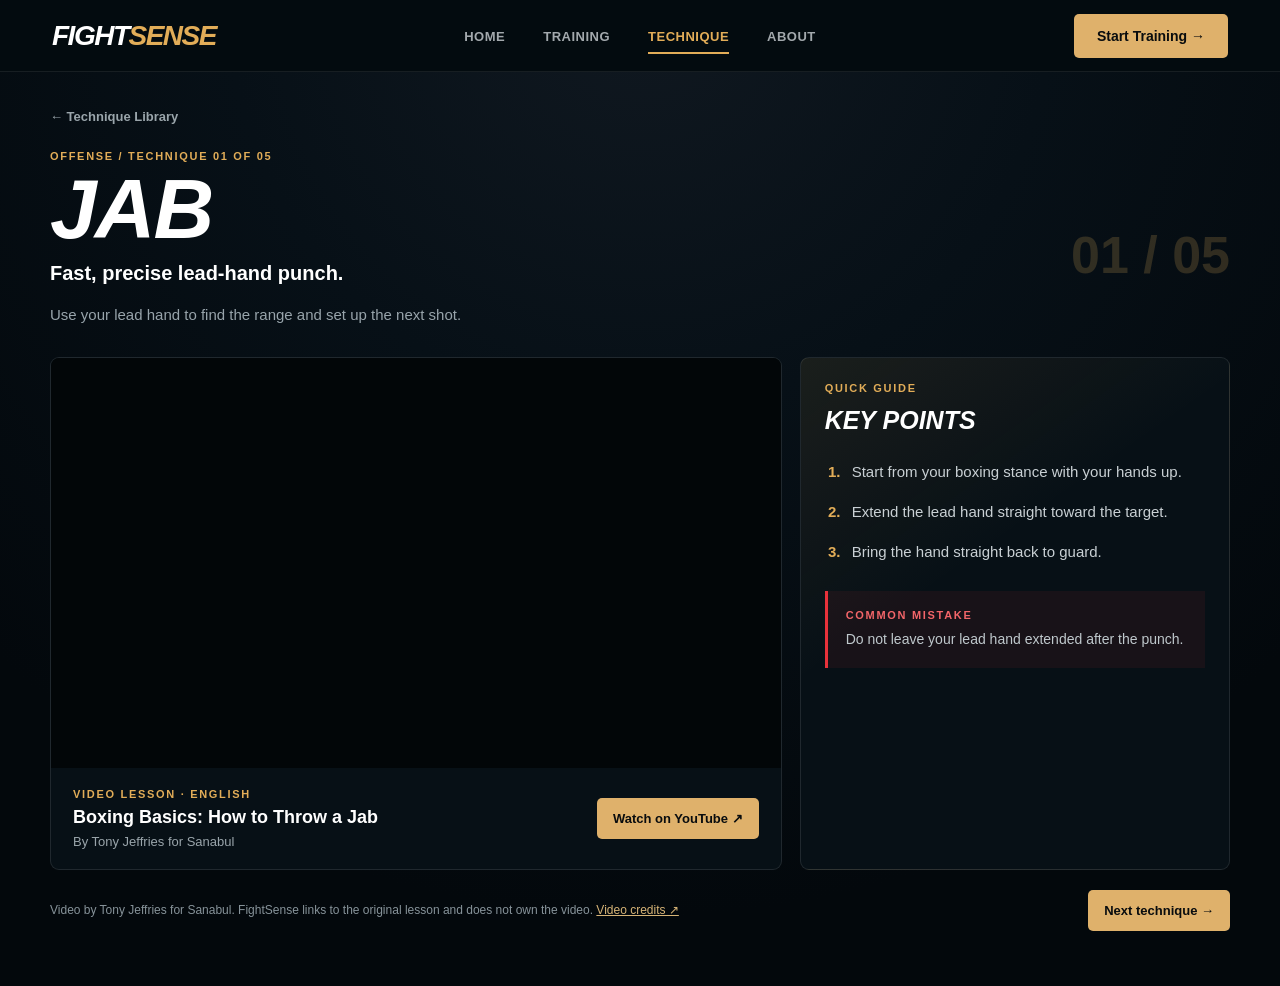
<file: techniques/jab.html>
<!DOCTYPE html>
<html lang="en">
<head>
    <meta charset="UTF-8">
    <meta name="viewport" content="width=device-width, initial-scale=1.0">
    <title>FightSense | JAB Technique</title>
    <link rel="stylesheet" href="../technique.css">
    <link rel="stylesheet" href="technique-lesson.css">
    <script src="technique-lesson.js" defer></script>
</head>
<body>
<header class="navbar">
    <a href="../index.html" class="logo">FIGHT<span>SENSE</span></a>
    <nav class="nav-links" aria-label="Main navigation">
        <a href="../index.html">HOME</a>
        <a href="../training.html">TRAINING</a>
        <a href="../technique.html" class="active">TECHNIQUE</a>
        <a href="../about.html">ABOUT</a>
    </nav>
    <a href="../training.html" class="start-training-btn">Start Training →</a>
</header>
<main class="technique-page lesson-page">
    <a href="../technique.html" class="lesson-back">← Technique Library</a>
    <div class="lesson-heading">
        <div>
            <span class="lesson-kicker">OFFENSE / TECHNIQUE 01 OF 05</span>
            <h1>JAB</h1>
            <p class="lesson-tagline">Fast, precise lead-hand punch.</p>
        </div>
        <span class="lesson-count">01 / 05</span>
    </div>
    <p class="lesson-intro">Use your lead hand to find the range and set up the next shot.</p>
    <div class="lesson-layout">
        <section class="lesson-video-card" aria-label="JAB video lesson">
            <div class="lesson-video">
                <iframe data-src="https://www.youtube-nocookie.com/embed/odM78vAS86M" title="Boxing Basics: How to Throw a Jab" loading="lazy" referrerpolicy="strict-origin-when-cross-origin" allow="accelerometer; autoplay; clipboard-write; encrypted-media; gyroscope; picture-in-picture; web-share" allowfullscreen></iframe>
                <div class="lesson-video-fallback">
                    <span class="video-play-icon" aria-hidden="true">▶</span>
                    <span class="lesson-meta-label">VIDEO LESSON · ENGLISH</span>
                    <h2>WATCH THE LESSON</h2>
                    <p>Open the original video on YouTube to watch this technique.</p>
                    <a href="https://www.youtube.com/watch?v=odM78vAS86M" target="_blank" rel="noopener noreferrer" class="watch-link">Watch on YouTube ↗</a>
                </div>
            </div>
            <div class="lesson-video-meta">
                <div>
                    <span class="lesson-meta-label">VIDEO LESSON · ENGLISH</span>
                    <h2>Boxing Basics: How to Throw a Jab</h2>
                    <p>By Tony Jeffries for Sanabul</p>
                </div>
                <a href="https://www.youtube.com/watch?v=odM78vAS86M" target="_blank" rel="noopener noreferrer" class="watch-link">Watch on YouTube ↗</a>
            </div>
        </section>
        <aside class="lesson-notes">
            <span class="lesson-meta-label">QUICK GUIDE</span>
            <h2>KEY POINTS</h2>
            <ol><li>Start from your boxing stance with your hands up.</li><li>Extend the lead hand straight toward the target.</li><li>Bring the hand straight back to guard.</li></ol>
            <div class="lesson-mistake">
                <span class="lesson-meta-label">COMMON MISTAKE</span>
                <p>Do not leave your lead hand extended after the punch.</p>
            </div>
        </aside>
    </div>
    <div class="lesson-footer">
        <p>Video by Tony Jeffries for Sanabul. FightSense links to the original lesson and does not own the video. <a href="../about.html#video-credits">Video credits ↗</a></p>
        <a href="cross.html" class="next-lesson">Next technique →</a>
    </div>
</main>
</body>
</html>
</file>
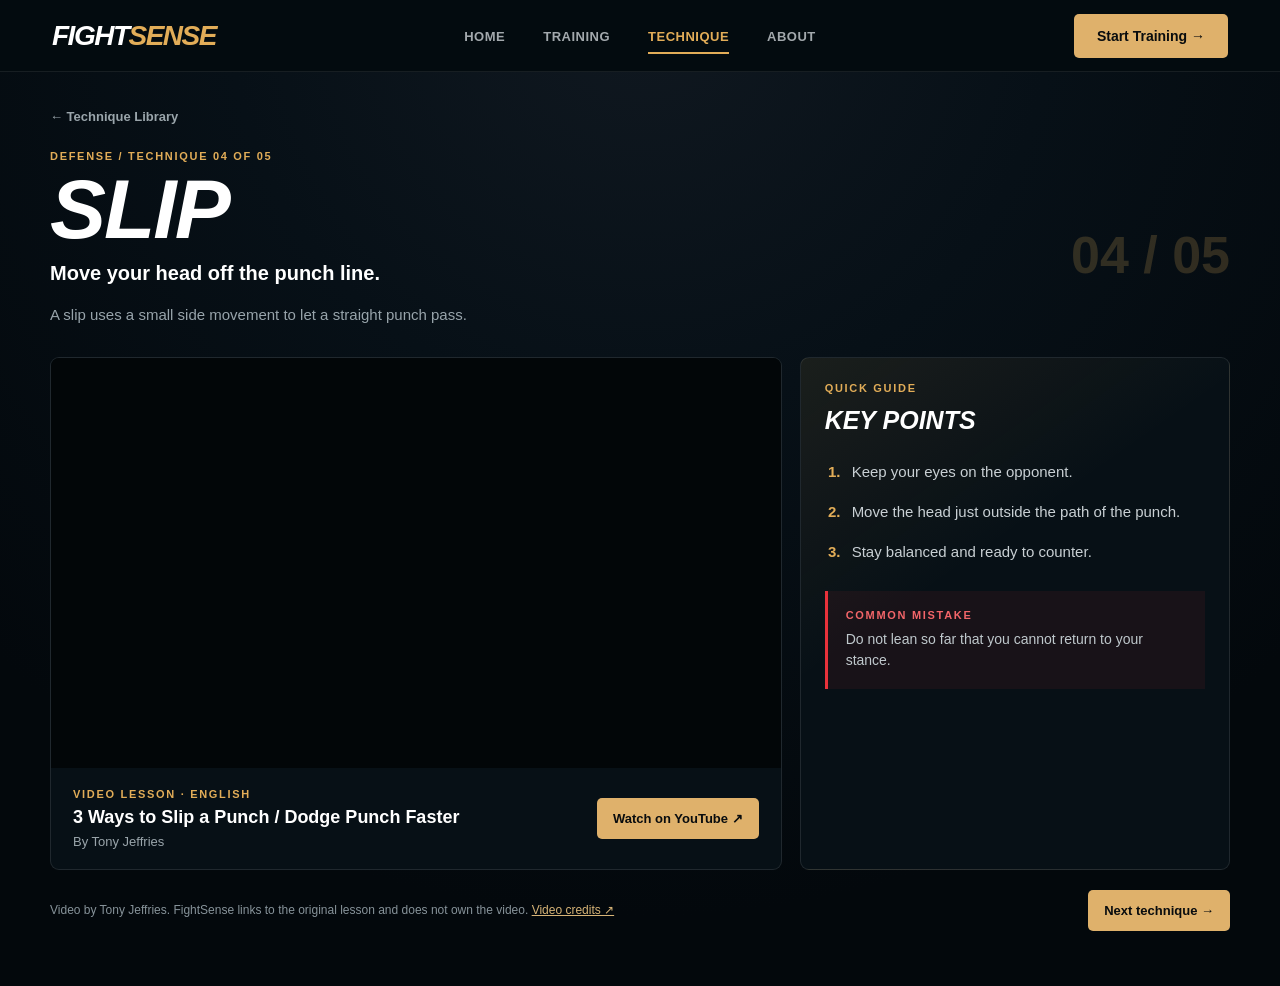
<file: techniques/slip.html>
<!DOCTYPE html>
<html lang="en">
<head>
    <meta charset="UTF-8">
    <meta name="viewport" content="width=device-width, initial-scale=1.0">
    <title>FightSense | SLIP Technique</title>
    <link rel="stylesheet" href="../technique.css">
    <link rel="stylesheet" href="technique-lesson.css">
    <script src="technique-lesson.js" defer></script>
</head>

<body>

<header class="navbar">
    <a href="../index.html" class="logo">FIGHT<span>SENSE</span></a>
    <nav class="nav-links" aria-label="Main navigation">
        <a href="../index.html">HOME</a>
        <a href="../training.html">TRAINING</a>
        <a href="../technique.html" class="active">TECHNIQUE</a>
        <a href="../about.html">ABOUT</a>
    </nav>
    <a href="../training.html" class="start-training-btn">Start Training →</a>
</header>

<main class="technique-page lesson-page">

    <a href="../technique.html" class="lesson-back">← Technique Library</a>

    <div class="lesson-heading">

        <div>
            <span class="lesson-kicker">DEFENSE / TECHNIQUE 04 OF 05</span>
            <h1>SLIP</h1>
            <p class="lesson-tagline">Move your head off the punch line.</p>
        </div>

        <span class="lesson-count">04 / 05</span>

    </div>

    <p class="lesson-intro">A slip uses a small side movement to let a straight punch pass.</p>

    <div class="lesson-layout">
        <section class="lesson-video-card" aria-label="SLIP video lesson">
            <div class="lesson-video">
                <iframe data-src="https://www.youtube-nocookie.com/embed/DOWc7NMSuEQ" title="3 Ways to Slip a Punch / Dodge Punch Faster" loading="lazy" referrerpolicy="strict-origin-when-cross-origin" allow="accelerometer; autoplay; clipboard-write; encrypted-media; gyroscope; picture-in-picture; web-share" allowfullscreen></iframe>
                <div class="lesson-video-fallback">
                    <span class="video-play-icon" aria-hidden="true">▶</span>
                    <span class="lesson-meta-label">VIDEO LESSON · ENGLISH</span>
                    <h2>WATCH THE LESSON</h2>
                    <p>Open the original video on YouTube to watch this technique.</p>
                    <a href="https://www.youtube.com/watch?v=DOWc7NMSuEQ" target="_blank" rel="noopener noreferrer" class="watch-link">Watch on YouTube ↗</a>
                </div>
            </div>

            <div class="lesson-video-meta">
                <div>
                    <span class="lesson-meta-label">VIDEO LESSON · ENGLISH</span>
                    <h2>3 Ways to Slip a Punch / Dodge Punch Faster</h2>
                    <p>By Tony Jeffries</p>
                </div>

                <a href="https://www.youtube.com/watch?v=DOWc7NMSuEQ" target="_blank" rel="noopener noreferrer" class="watch-link">Watch on YouTube ↗</a>
            </div>

        </section>

        <aside class="lesson-notes">

            <span class="lesson-meta-label">QUICK GUIDE</span>
            <h2>KEY POINTS</h2>
            <ol><li>Keep your eyes on the opponent.</li><li>Move the head just outside the path of the punch.</li><li>Stay balanced and ready to counter.</li></ol>

            <div class="lesson-mistake">

                <span class="lesson-meta-label">COMMON MISTAKE</span>
                <p>Do not lean so far that you cannot return to your stance.</p>

            </div>
        </aside>
    </div>

    <div class="lesson-footer">
        <p>Video by Tony Jeffries. FightSense links to the original lesson and does not own the video. <a href="../about.html#video-credits">Video credits ↗</a></p>
        <a href="duck.html" class="next-lesson">Next technique →</a>
    </div>

</main>
</body>
</html>
</file>
<file: style.css>
* {
    margin: 0;
    padding: 0;
    box-sizing: border-box;
}

html {
    scroll-behavior: smooth;
}

body {
    background: #071015;
    color: #f4efe7;
    font-family: Arial, Helvetica, sans-serif;
    line-height: 1.5;
}

a {
    color: inherit;
    text-decoration: none;
}

img {
    display: block;
    max-width: 100%;
}

.container {
    width: min(1180px, calc(100% - 48px));
    margin: 0 auto;
}

.header {
    position: sticky;
    top: 0;
    z-index: 1000;
    background: rgba(6, 14, 18, 0.96);
    border-bottom: 1px solid rgba(255, 255, 255, 0.08);
    backdrop-filter: blur(14px);
}

.nav-container {
    min-height: 76px;
    display: flex;
    align-items: center;
    justify-content: space-between;
    gap: 30px;
}

.logo {
    color: #ffffff;
    text-decoration: none;
    font-family: Impact, "Arial Black", sans-serif;
    font-size: 30px;
    font-weight: 900;
    font-style: italic;
    letter-spacing: -1.5px;
    line-height: 1;
}

.logo span {
    color: #e2ad58;
}


.nav {
    display: flex;
    align-items: center;
    gap: 30px;
}

.nav a {
    position: relative;
    color: #adb5b9;
    font-size: 13px;
    font-weight: 700;
    letter-spacing: 0.7px;
    text-transform: uppercase;
    transition: 0.2s ease;
}

.nav a:hover,
.nav a.active {
    color: #f0c37c;
}

.nav a.active::after {
    content: "";
    position: absolute;
    left: 0;
    right: 0;
    bottom: -11px;
    height: 2px;
    background: #d4a968;
}

.nav-button,
.primary-button,
.secondary-button {
    min-height: 48px;
    display: inline-flex;
    align-items: center;
    justify-content: center;
    padding: 0 24px;
    border-radius: 5px;
    font-size: 14px;
    font-weight: 800;
    letter-spacing: 0.4px;
    transition: 0.22s ease;
}

.nav-button,
.primary-button {
    background: #d7ae70;
    color: #0a0e10;
    border: 1px solid #d7ae70;
}

.nav-button:hover,
.primary-button:hover {
    background: #efc889;
    border-color: #efc889;
    transform: translateY(-2px);
}

.secondary-button {
    border: 1px solid rgba(215, 174, 112, 0.7);
    background: rgba(255, 255, 255, 0.025);
    color: #f3eee5;
}

.secondary-button:hover {
    background: rgba(215, 174, 112, 0.1);
    border-color: #d7ae70;
    transform: translateY(-2px);
}

.home-page .hero {
    min-height: 590px;
    position: relative;
    overflow: hidden;
    background: #061015;
    border-bottom: 1px solid rgba(255, 255, 255, 0.08);
}

.home-page .hero-background {
    position: absolute;
    inset: 0;
    background-image:
        linear-gradient(
            90deg,
            #061015 0%,
            rgba(6, 16, 21, 0.96) 24%,
            rgba(6, 16, 21, 0.62) 48%,
            rgba(6, 16, 21, 0.12) 72%,
            rgba(6, 16, 21, 0.2) 100%
        ),
        linear-gradient(
            0deg,
            rgba(6, 16, 21, 0.55) 0%,
            transparent 28%
        ),
        url("assets/images/ali-hero.png");

    background-size: cover;
    background-position: center 18%;
    background-repeat: no-repeat;
}

.home-page .hero-container {
    min-height: 590px;
    position: relative;
    z-index: 2;
    display: flex;
    align-items: center;
    justify-content: space-between;
}

.home-page .hero-text {
    width: 500px;
    padding: 45px 0;
}

.home-page .hero-label,
.small-title {
    color: #d7ae70;
    font-size: 12px;
    font-weight: 900;
    letter-spacing: 4px;
    text-transform: uppercase;
}

.home-page .hero-label {
    font-size: 11px;
    letter-spacing: 5px;
}

.home-page .hero h1 {
    margin-top: 14px;
    color: #f3eee5;
    font-family: Impact, Haettenschweiler, "Arial Narrow Bold", sans-serif;
    font-size: 104px;
    font-style: italic;
    font-weight: 900;
    line-height: 0.73;
    letter-spacing: -3px;
}

.home-page .hero h1 span {
    display: block;
    width: max-content;
    margin-top: 22px;
    padding: 0 15px 6px 7px;
    color: #dcb574;
    background: linear-gradient(
        90deg,
        rgba(122, 28, 26, 0.95),
        rgba(122, 28, 26, 0.65),
        transparent
    );
    transform: rotate(-3deg);
}

.home-page .hero h2 {
    margin-top: 30px;
    color: #f3eee5;
    font-size: 27px;
    font-weight: 800;
}

.home-page .hero-description {
    max-width: 420px;
    margin-top: 14px;
    color: #b0b8bd;
    font-size: 14px;
    line-height: 1.55;
}

.home-page .hero-buttons {
    margin-top: 31px;
    display: flex;
    gap: 13px;
}

.home-page .ali-quote {
    position: absolute;
    top: 135px;
    right: 70px;
    z-index: 5;
    width: 245px;
    padding: 16px 18px;
    border-left: 2px solid #d7ae70;
    background: rgba(3, 8, 11, 0.58);
}

.home-page .ali-quote p {
    color: #fff4dd;
    font-family: Georgia, "Times New Roman", serif;
    font-size: 27px;
    font-style: italic;
    font-weight: 500;
    line-height: 1.08;
    text-shadow:
        0 2px 4px #000,
        0 0 14px #000;
}

.home-page .ali-quote span {
    display: block;
    margin-top: 16px;
    color: #efbd73;
    font-size: 10px;
    font-weight: 900;
    letter-spacing: 3px;
    text-shadow: 0 2px 5px #000;
}

.hero-features {
    background: #061015;
    border-top: 1px solid rgba(255, 255, 255, 0.08);
    border-bottom: 1px solid rgba(255, 255, 255, 0.08);
}

.hero-features-grid {
    display: grid;
    grid-template-columns: repeat(4, 1fr);
}

.hero-feature {
    min-height: 145px;
    display: flex;
    flex-direction: column;
    align-items: center;
    justify-content: center;
    text-align: center;
    border-right: 1px solid rgba(255, 255, 255, 0.14);
}

.hero-feature:last-child {
    border-right: none;
}

.feature-icon {
    height: 38px;
    margin-bottom: 10px;
    display: flex;
    align-items: center;
    justify-content: center;
    color: #f4efe7;
    font-size: 29px;
}

.hero-feature p {
    color: #eeeae3;
    font-size: 14px;
    line-height: 1.3;
}

.last-feature .feature-icon {
    color: #d92e2e;
}

.intro-section,
.skills-section,
.how-section,
.metrics-section,
.before-training {
    padding: 72px 0;
}

.intro-section {
    background: #0a1419;
}

.skills-section {
    background: #071015;
}

.how-section {
    background: #091319;
}

.metrics-section {
    background: #071015;
}

.before-training {
    background:
        radial-gradient(
            circle at 80% 50%,
            rgba(131, 29, 28, 0.12),
            transparent 32%
        ),
        #091319;
}

.intro-grid {
    display: grid;
    grid-template-columns: 1fr 1fr;
    gap: 90px;
    align-items: start;
}

.section-heading {
    display: flex;
    gap: 24px;
}

.section-number {
    padding-top: 6px;
    color: #a22b2b;
    font-size: 13px;
    font-weight: 900;
    letter-spacing: 2px;
}

.section-heading h2,
.section-top h2,
.metrics-title h2,
.before-container h2 {
    margin-top: 11px;
    color: #f2ede4;
    font-family: Impact, Haettenschweiler, "Arial Narrow Bold", sans-serif;
    font-size: clamp(42px, 5vw, 68px);
    font-weight: 800;
    line-height: 0.95;
    letter-spacing: 0.2px;
}

.section-heading h2 span,
.metrics-title h2 span {
    color: #d7ae70;
}

.intro-text {
    max-width: 520px;
    color: #aab3b8;
    font-size: 17px;
    line-height: 1.75;
}

.intro-text p + p {
    margin-top: 22px;
}

.section-top {
    margin-bottom: 35px;
    display: flex;
    align-items: end;
    justify-content: space-between;
    gap: 30px;
}

.text-link {
    color: #d7ae70;
    font-size: 14px;
    font-weight: 800;
    transition: 0.2s ease;
}

.text-link:hover {
    color: #efca8f;
}

.skills-grid {
    display: grid;
    grid-template-columns: repeat(5, 1fr);
    border-top: 1px solid rgba(255, 255, 255, 0.1);
    border-bottom: 1px solid rgba(255, 255, 255, 0.1);
}

.skill-card {
    min-width: 0;
    position: relative;
    overflow: hidden;

    border-right: 1px solid rgba(255, 255, 255, 0.1);

    background: rgba(255, 255, 255, 0.012);

    color: inherit;
    text-decoration: none;

    transition: 0.25s ease;
}

.skill-card:last-child {
    border-right: none;
}

.skill-card:hover {
    transform: translateY(-4px);
    background: rgba(255, 255, 255, 0.02);
}

.skill-image {
    width: 100%;
    height: 175px;

    position: relative;
    overflow: hidden;
}

.skill-image::after {
    content: "";

    position: absolute;
    inset: 0;

    background: linear-gradient(
        180deg,
        transparent 45%,
        rgba(7, 16, 21, 0.2) 68%,
        #071015 100%
    );

    pointer-events: none;
}

.skill-image img {
    width: 100%;
    height: 100%;

    display: block;

    object-fit: cover;
    object-position: center;

    transition: transform 0.3s ease;
}

.skill-card:hover .skill-image img {
    transform: scale(1.05);
}

.skill-number {
    position: absolute;

    top: 15px;
    left: 18px;

    z-index: 3;

    color: #a92e2d;

    font-size: 12px;
    font-weight: 900;
    letter-spacing: 2px;
}

.skill-content {
    min-height: 150px;

    padding: 8px 22px 26px;
}

.skill-content h3 {
    margin: 0;

    position: relative;
    z-index: 2;

    color: #f2ede4;

    font-family: Impact, Haettenschweiler, "Arial Narrow Bold", sans-serif;

    font-size: 30px;
    font-weight: 800;
    letter-spacing: 1px;
}

.skill-content p {
    margin-top: 10px;

    position: relative;
    z-index: 2;

    color: #8f999e;

    font-size: 14px;
    line-height: 1.6;
}

.how-grid {
    margin-top: 50px;
    display: grid;
    grid-template-columns: repeat(4, 1fr);
    border: 1px solid rgba(255, 255, 255, 0.1);
}

.how-card {
    min-height: 220px;
    padding: 28px;
    border-right: 1px solid rgba(255, 255, 255, 0.1);
    background: rgba(255, 255, 255, 0.012);
}

.how-card:last-child {
    border-right: none;
}

.how-number {
    width: 52px;
    height: 52px;
    display: flex;
    align-items: center;
    justify-content: center;
    border-radius: 50%;
    background: #d7ae70;
    color: #101315;
    font-size: 14px;
    font-weight: 900;
}

.how-card h3 {
    margin-top: 27px;
    color: #f2ede4;
    font-family: Impact, Haettenschweiler, "Arial Narrow Bold", sans-serif;
    font-size: 24px;
    letter-spacing: 1px;
}

.how-card p {
    margin-top: 11px;
    color: #929ca1;
    font-size: 14px;
    line-height: 1.65;
}

.metrics-container {
    display: grid;
    grid-template-columns: 0.85fr 1.15fr;
    gap: 75px;
    align-items: start;
}

.metrics-description {
    max-width: 420px;
    margin-top: 22px;
    color: #929ca1;
    font-size: 16px;
    line-height: 1.7;
}

.metrics-grid {
    display: grid;
    grid-template-columns: 1fr 1fr;
    border: 1px solid rgba(255, 255, 255, 0.1);
}

.metric {
    min-height: 135px;
    padding: 24px;
    border-right: 1px solid rgba(255, 255, 255, 0.1);
    border-bottom: 1px solid rgba(255, 255, 255, 0.1);
    background: rgba(255, 255, 255, 0.012);
}

.metric:nth-child(even) {
    border-right: none;
}

.metric-wide {
    grid-column: 1 / -1;
    border-right: none;
    border-bottom: none;
}

.metric strong {
    display: block;
    color: #d7ae70;
    font-size: 16px;
    font-weight: 900;
    letter-spacing: 1.5px;
}

.metric span {
    display: block;
    margin-top: 12px;
    color: #919ba0;
    font-size: 14px;
    line-height: 1.6;
}

.before-container {
    display: grid;
    grid-template-columns: 1fr auto;
    align-items: center;
    gap: 50px;
}

.before-text {
    max-width: 720px;
}

.before-text p:last-child {
    max-width: 650px;
    margin-top: 20px;
    color: #96a0a5;
    font-size: 16px;
    line-height: 1.7;
}

.big-button {
    min-width: 210px;
}

.final-cta {
    padding: 115px 0;
    text-align: center;
    background:
        linear-gradient(
            rgba(5, 11, 14, 0.73),
            rgba(5, 11, 14, 0.93)
        ),
        radial-gradient(
            circle at center,
            rgba(126, 31, 29, 0.22),
            transparent 44%
        ),
        #050b0e;
}

.final-cta-content {
    max-width: 780px;
}

.final-cta h2 {
    margin-top: 10px;
    color: #f2ede4;
    font-family: Impact, Haettenschweiler, "Arial Narrow Bold", sans-serif;
    font-size: clamp(58px, 8vw, 100px);
    font-weight: 800;
    line-height: 0.92;
    letter-spacing: 1px;
}

.final-cta p:not(.small-title) {
    margin: 22px 0 30px;
    color: #9aa4a9;
    font-size: 16px;
}

.footer {
    padding: 28px 0;
    background: #04090c;
    border-top: 1px solid rgba(255, 255, 255, 0.08);
}

.footer-content {
    display: flex;
    align-items: center;
    justify-content: space-between;
    gap: 30px;
    color: #747e83;
    font-size: 12px;
}

@media (max-width: 1050px) {
    .nav {
        gap: 18px;
    }

    .skills-grid {
        grid-template-columns: repeat(3, 1fr);
    }

    .skill-card {
        border-bottom: 1px solid rgba(255, 255, 255, 0.1);
    }

    .how-grid {
        grid-template-columns: repeat(2, 1fr);
    }

    .how-card:nth-child(2) {
        border-right: none;
    }

    .how-card:nth-child(1),
    .how-card:nth-child(2) {
        border-bottom: 1px solid rgba(255, 255, 255, 0.1);
    }

    .home-page .ali-quote {
        right: 25px;
    }
}

@media (max-width: 850px) {
    .nav {
        display: none;
    }

    .home-page .hero {
        min-height: 650px;
    }

    .home-page .hero-container {
        min-height: 650px;
    }

    .home-page .hero-text {
        width: 450px;
    }

    .home-page .ali-quote {
        top: 90px;
        right: 20px;
        width: 210px;
    }

    .home-page .ali-quote p {
        font-size: 23px;
    }

    .intro-grid,
    .metrics-container {
        grid-template-columns: 1fr;
        gap: 45px;
    }

    .before-container {
        grid-template-columns: 1fr;
        gap: 35px;
    }

    .hero-features-grid {
        grid-template-columns: repeat(2, 1fr);
    }

    .hero-feature:nth-child(2) {
        border-right: none;
    }

    .hero-feature:nth-child(1),
    .hero-feature:nth-child(2) {
        border-bottom: 1px solid rgba(255, 255, 255, 0.14);
    }
}

@media (max-width: 650px) {
    .container {
        width: min(100% - 28px, 1180px);
    }

    .header {
        position: relative;
    }

    .nav-container {
        min-height: 68px;
    }

    .nav-button {
        display: none;
    }

    .logo {
        font-size: 24px;
    }

    .home-page .hero {
        min-height: 670px;
    }

    .home-page .hero-background {
        background-position: 58% center;
    }

    .home-page .hero-container {
        min-height: 670px;
        align-items: flex-start;
    }

    .home-page .hero-text {
        width: 100%;
        padding-top: 60px;
    }

    .home-page .hero h1 {
        font-size: 76px;
    }

    .home-page .hero h1 span {
        font-size: 77px;
    }

    .home-page .hero h2 {
        font-size: 23px;
    }

    .home-page .hero-description {
        max-width: 330px;
        font-size: 14px;
    }

    .home-page .hero-buttons {
        flex-direction: column;
        align-items: flex-start;
    }

    .home-page .ali-quote {
        top: auto;
        right: 14px;
        bottom: 30px;
        width: 190px;
    }

    .home-page .ali-quote p {
        font-size: 20px;
    }

    .hero-features-grid {
        grid-template-columns: 1fr 1fr;
    }

    .hero-feature {
        min-height: 120px;
    }

    .intro-section,
    .skills-section,
    .how-section,
    .metrics-section,
    .before-training {
        padding: 65px 0;
    }

    .section-heading {
        gap: 14px;
    }

    .section-heading h2,
    .section-top h2,
    .metrics-title h2,
    .before-container h2 {
        font-size: 42px;
    }

    .section-top {
        align-items: flex-start;
        flex-direction: column;
    }

    .skills-grid,
    .how-grid,
    .metrics-grid {
        grid-template-columns: 1fr;
    }

    .skill-card,
    .how-card,
    .metric {
        border-right: none;
        border-bottom: 1px solid rgba(255, 255, 255, 0.1);
    }

    .metric-wide {
        grid-column: auto;
    }

    .footer-content {
        align-items: flex-start;
        flex-direction: column;
        gap: 12px;
    }
}
</file>
<file: about.css>
* {
    margin: 0;
    padding: 0;
    box-sizing: border-box;
}

html {
    scroll-behavior: smooth;
}

body {
    min-height: 100vh;
    background:
        radial-gradient(circle at 50% 0%, #101820 0%, #071017 35%, #03080c 78%);
    color: #ffffff;
    font-family: Arial, Helvetica, sans-serif;
    overflow-x: hidden;
}

a {
    color: inherit;
}

.navbar {
    height: 72px;
    padding: 0 52px;
    display: grid;
    grid-template-columns: 1fr auto 1fr;
    align-items: center;
    background: #030b0f;
    border-bottom: 1px solid rgba(255, 255, 255, 0.08);
    position: sticky;
    top: 0;
    z-index: 100;
}

.logo {
    justify-self: start;
    display: inline-block;
    color: #ffffff;
    text-decoration: none;
    font-family: Impact, "Arial Black", sans-serif;
    font-size: 28px;
    font-weight: 900;
    font-style: italic;
    letter-spacing: -1.5px;
    line-height: 1;
    white-space: nowrap;
}

.logo span {
    color: #e2ad58;
}

.nav-links {
    display: flex;
    align-items: center;
    gap: 38px;
}

.nav-links a {
    height: 72px;
    display: flex;
    align-items: center;
    position: relative;
    color: #a3a9ad;
    text-decoration: none;
    font-size: 13px;
    font-weight: 700;
    letter-spacing: 0.5px;
    transition: 0.2s;
}

.nav-links a:hover {
    color: #ffffff;
}

.nav-links a.active {
    color: #e2ad58;
}

.nav-links a.active::after {
    content: "";
    position: absolute;
    left: 0;
    right: 0;
    bottom: 18px;
    height: 2px;
    background: #e2ad58;
}

.start-training-btn {
    justify-self: end;

    height: 44px;

    padding: 0 23px;

    display: flex;
    align-items: center;
    justify-content: center;

    border-radius: 5px;

    background: #dfb16b;

    color: #090c0e;
    text-decoration: none;

    font-size: 14px;
    font-weight: 800;

    transition: 0.2s;
}


.start-training-btn:hover {
    background: #f23a44;
    transform: translateY(-1px);
}

.about-page {
    width: min(1180px, calc(100% - 48px));
    margin: 0 auto;
    padding: 30px 0 55px;
}

.section-label {
    display: block;
    margin-bottom: 7px;
    color: #dca747;
    font-size: 9px;
    font-weight: 900;
    letter-spacing: 1.4px;
}

.about-hero {
    min-height: 330px;
    position: relative;
    overflow: hidden;
    display: flex;
    align-items: center;
    border-radius: 5px;
    background-color: #071016;
    background-image:
        linear-gradient(90deg, #061017 0%, rgba(6, 16, 23, .96) 35%, rgba(6, 16, 23, .58) 65%, rgba(6, 16, 23, .05) 100%),
        url("assets/images/about-hero-v1.png");
    background-position: center, center top;
    background-size: 100% 100%, cover;
    background-repeat: no-repeat;
}
.about-content {
    width: 58%;
    position: relative;
    z-index: 4;
    padding: 38px 36px;
}

.about-content h1 {
    font-size: 42px;
    line-height: 0.98;
    font-style: italic;
    font-weight: 900;
    letter-spacing: -1.3px;
}

.about-content p {
    max-width: 610px;
    margin-top: 12px;
    color: #9aa5ab;
    font-size: 11px;
    line-height: 1.55;
}

.about-content p:last-child {
    margin-top: 7px;
    color: #c3c9cc;
    font-weight: 700;
}

.about-grid {
    margin-top: 22px;
    display: grid;
    grid-template-columns: repeat(2, 1fr);
    gap: 12px;
}

.about-card {
    min-height: 145px;
    padding: 18px;
    display: flex;
    align-items: center;
    gap: 16px;
    border: 1px solid rgba(255, 255, 255, 0.08);
    border-radius: 5px;
    background:
        linear-gradient(145deg, rgba(255, 255, 255, 0.018), transparent),
        #071016;
}

.creator-card {
    border-color: rgba(226, 173, 88, 0.25);
}

.creator-avatar {
    width: 72px;
    height: 72px;
    flex-shrink: 0;
    overflow: hidden;
    border: 2px solid rgba(226, 173, 88, .55);
    border-radius: 50%;
    background: #d7dadd;
}

.creator-avatar svg { display: block; width: 100%; height: 100%; }
.card-label {
    display: block;
    margin-bottom: 5px;
    color: #dca747;
    font-size: 8px;
    font-weight: 900;
    letter-spacing: 1.2px;
}

.creator-info h2,
.about-card h2 {
    font-size: 16px;
    font-weight: 800;
}

.creator-info p,
.about-card p {
    margin-top: 4px;
    color: #7c878e;
    font-size: 9px;
    line-height: 1.45;
}

.instagram-link {
    width: fit-content;
    margin-top: 9px;
    display: flex;
    align-items: center;
    gap: 6px;
    color: #d6dbde;
    text-decoration: none;
    font-size: 10px;
    font-weight: 700;
    transition: 0.2s;
}

.instagram-link:hover {
    color: #e2ad58;
}

.instagram-icon { display: inline-flex; width: 18px; height: 18px; flex-shrink: 0; }
.instagram-icon svg { display: block; width: 100%; height: 100%; }
.card-icon {
    width: 52px;
    height: 52px;
    flex-shrink: 0;
    display: flex;
    align-items: center;
    justify-content: center;
    border: 1px solid rgba(226, 173, 88, 0.35);
    border-radius: 50%;
    background: rgba(226, 173, 88, 0.06);
    color: #e2ad58;
    font-size: 22px;
    font-weight: 900;
}

.card-icon svg { width: 32px; height: 32px; display: block; }
.code-icon { border-radius: 5px; }

.project-features {
    margin-top: 30px;
}

.features-heading {
    max-width: 660px;
    margin-bottom: 17px;
}

.features-heading h2 {
    font-size: 22px;
    font-style: italic;
    font-weight: 900;
}

.features-heading p {
    margin-top: 8px;
    color: #7f8a91;
    font-size: 10px;
    line-height: 1.5;
}

.features-grid {
    display: grid;
    grid-template-columns: repeat(4, 1fr);
    gap: 10px;
}

.feature {
    min-height: 150px;
    padding: 16px;
    border: 1px solid rgba(255, 255, 255, 0.08);
    border-radius: 5px;
    background: #071016;
    transition: 0.2s;
}

.feature:hover {
    transform: translateY(-2px);
    border-color: rgba(226, 173, 88, 0.35);
}

.feature-number {
    color: #e2ad58;
    font-size: 10px;
    font-weight: 900;
}

.feature h3 {
    margin-top: 19px;
    font-size: 12px;
    font-weight: 900;
}

.feature p {
    margin-top: 7px;
    color: #748087;
    font-size: 9px;
    line-height: 1.5;
}

.about-banner {
    min-height: 240px;
    margin-top: 30px;
    position: relative;
    overflow: hidden;
    display: flex;
    align-items: center;
    border: 1px solid rgba(255, 255, 255, 0.08);
    border-radius: 5px;
    background-color: #071016;
    background-image:
        linear-gradient(90deg, #061017 0%, rgba(6, 16, 23, .96) 39%, rgba(6, 16, 23, .46) 66%, rgba(6, 16, 23, .08) 100%),
        url("assets/images/about-banner-v1.png");
    background-position: center, center top;
    background-size: 100% 100%, cover;
    background-repeat: no-repeat;
}
.about-banner > div:first-child {
    position: relative;
    z-index: 4;
    padding: 30px 35px;
}

.about-banner h2 {
    font-size: 29px;
    line-height: 0.95;
    font-style: italic;
    font-weight: 900;
}

.about-banner p {
    margin-top: 9px;
    color: #8a959b;
    font-size: 10px;
}

.about-banner a {
    display: inline-flex;
    align-items: center;
    justify-content: center;
    margin-top: 15px;
    height: 36px;
    padding: 0 17px;
    border-radius: 4px;
    background: #e8323b;
    color: #ffffff;
    text-decoration: none;
    font-size: 10px;
    font-weight: 800;
    transition: 0.2s;
}

.about-banner a:hover {
    background: #f13c45;
    transform: translateY(-1px);
}


@media (max-width: 1050px) {
    .navbar {
        padding: 0 24px;
    }

    .nav-links {
        gap: 22px;
    }

    .features-grid {
        grid-template-columns: repeat(2, 1fr);
    }
}

@media (max-width: 760px) {
    .navbar {
        height: auto;
        padding: 13px 16px;
        display: flex;
        flex-wrap: wrap;
        gap: 12px;
    }

    .logo {
        font-size: 24px;
    }

    .start-training-btn {
        margin-left: auto;
        height: 36px;
        padding: 0 14px;
        font-size: 10px;
    }

    .nav-links {
        width: 100%;
        order: 3;
        justify-content: space-between;
        gap: 8px;
    }

    .nav-links a {
        height: 35px;
        font-size: 10px;
    }

    .nav-links a.active::after {
        bottom: 0;
    }

    .about-page {
        width: calc(100% - 28px);
        padding-top: 22px;
    }

    .about-content {
        width: 80%;
        padding: 30px 22px;
    }

    .about-content h1 {
        font-size: 34px;
    }


    .about-grid {
        grid-template-columns: 1fr;
    }

    .features-grid {
        grid-template-columns: 1fr 1fr;
    }
}

@media (max-width: 480px) {
    .about-hero {
        min-height: 320px;
    }

    .about-content {
        width: 100%;
    }


    .features-grid {
        grid-template-columns: 1fr;
    }

    .about-card {
        padding: 15px;
    }

    .about-banner > div:first-child {
        padding: 24px 20px;
    }

    .about-banner h2 {
        font-size: 24px;
    }

}
.video-credits { margin-top: 32px; scroll-margin-top: 90px; }
.video-credits h2 { font-size: 26px; font-style: italic; font-weight: 900; }
.video-credits > p { max-width: 690px; margin-top: 9px; color: #9aa5ab; font-size: 12px; line-height: 1.6; }
.credits-grid { display: grid; grid-template-columns: repeat(3, 1fr); gap: 12px; margin-top: 18px; }
.credit-card { min-height: 138px; padding: 19px; border: 1px solid rgba(226, 173, 88, .2); border-radius: 5px; background: #071016; }
.credit-card h3 { font-size: 16px; }
.credit-card p { margin-top: 6px; color: #89959c; font-size: 12px; }
.credit-card a { display: inline-block; margin: 17px 15px 0 0; color: #e2ad58; font-size: 12px; font-weight: 800; text-decoration: none; }
.credit-card a:hover { color: #fff; }
@media (max-width: 760px) { .credits-grid { grid-template-columns: 1fr; } }

@media (max-width: 760px) {
    .about-hero { background-position: center, 68% top; }
    .about-banner { background-position: center, 68% top; }
}

@media (max-width: 480px) {
    .about-hero {
        background-image: linear-gradient(90deg, rgba(6, 16, 23, .96), rgba(6, 16, 23, .80)), url("assets/images/about-hero-v1.png");
    }
    .about-banner {
        background-image: linear-gradient(90deg, rgba(6, 16, 23, .95), rgba(6, 16, 23, .72)), url("assets/images/about-banner-v1.png");
    }
}
</file>
<file: technique.css>
* {
    margin: 0;
    padding: 0;
    box-sizing: border-box;
}

html {
    scroll-behavior: smooth;
}

body {
    min-height: 100vh;
    background:
        radial-gradient(circle at 50% 0%, #101820 0%, #071017 35%, #03080c 78%);
    color: #ffffff;
    font-family: Arial, Helvetica, sans-serif;
    overflow-x: hidden;
}

a {
    color: inherit;
}

.navbar {
    height: 72px;
    padding: 0 52px;
    display: grid;
    grid-template-columns: 1fr auto 1fr;
    align-items: center;
    background: #030b0f;
    border-bottom: 1px solid rgba(255, 255, 255, 0.08);
    position: sticky;
    top: 0;
    z-index: 100;
}

.logo {
    justify-self: start;
    display: inline-block;
    color: #ffffff;
    text-decoration: none;
    font-family: Impact, "Arial Black", sans-serif;
    font-size: 28px;
    font-weight: 900;
    font-style: italic;
    letter-spacing: -1.5px;
    line-height: 1;
    white-space: nowrap;
}

.logo span {
    color: #e2ad58;
}

.nav-links {
    display: flex;
    align-items: center;
    gap: 38px;
}

.nav-links a {
    height: 72px;
    display: flex;
    align-items: center;
    position: relative;
    color: #a3a9ad;
    text-decoration: none;
    font-size: 13px;
    font-weight: 700;
    letter-spacing: 0.5px;
    transition: 0.2s;
}

.nav-links a:hover {
    color: #ffffff;
}

.nav-links a.active {
    color: #e2ad58;
}

.nav-links a.active::after {
    content: "";
    position: absolute;
    left: 0;
    right: 0;
    bottom: 18px;
    height: 2px;
    background: #e2ad58;
}

.start-training-btn {
    justify-self: end;

    height: 44px;

    padding: 0 23px;

    display: flex;
    align-items: center;
    justify-content: center;

    border-radius: 5px;

    background: #dfb16b;

    color: #090c0e;
    text-decoration: none;

    font-size: 14px;
    font-weight: 800;

    transition: 0.2s;
}


.start-training-btn:hover {
    background: #ebbe79;
    transform: translateY(-1px);
}

.technique-page {
    width: min(1180px, calc(100% - 48px));
    margin: 0 auto;
    padding: 30px 0 55px;
}

.library-heading {
    margin-bottom: 18px;
}

.library-heading h1 {
    font-size: 38px;
    line-height: 1;
    font-weight: 900;
    font-style: italic;
    letter-spacing: -1px;
}

.library-heading p {
    max-width: 600px;
    margin-top: 8px;
    color: #89949b;
    font-size: 11px;
    line-height: 1.5;
}

.technique-grid {
    display: grid;
    grid-template-columns: repeat(5, 1fr);
    gap: 10px;
}

.technique-card {
    min-width: 0;
    overflow: hidden;
    display: block;
    border: 1px solid rgba(255, 255, 255, 0.09);
    border-radius: 5px;
    background: #071016;
    text-decoration: none;
    transition: 0.2s;
}

.technique-card:hover {
    transform: translateY(-3px);
    border-color: rgba(226, 173, 88, 0.55);
}

.jab-card {
    border-color: rgba(239, 54, 62, 0.75);
}

.technique-image {
    height: 145px;
    position: relative;
    overflow: hidden;
    background: #09131a;
}

.technique-image::after {
    content: "";
    position: absolute;
    inset: 0;
    background: linear-gradient(
        180deg,
        transparent 35%,
        rgba(7, 16, 22, 0.25) 65%,
        #071016 100%
    );
}

.jab-card .technique-image {
    background: url("assets/images/jab-technique.png") center / cover no-repeat;
}

.cross-card .technique-image {
    background: url("assets/images/cross-technique.png") center / cover no-repeat;
}

.guard-card .technique-image {
    background: url("assets/images/guard-technique.png") center / cover no-repeat;
}

.slip-card .technique-image {
    background: url("assets/images/slip-technique.png") center / cover no-repeat;
}

.duck-card .technique-image {
    background: url("assets/images/duck-technique.png") center / cover no-repeat;
}




.technique-info {
    padding: 12px 12px 14px;
}

.technique-info h2 {
    color: #ffffff;
    font-size: 16px;
    font-weight: 800;
}

.technique-info p {
    margin-top: 5px;
    color: #7d888f;
    font-size: 9px;
    line-height: 1.45;
}

.combinations {
    margin-top: 30px;
}

.combinations > h2 {
    margin-bottom: 13px;
    font-size: 20px;
    font-style: italic;
    font-weight: 900;
}

.combination-grid {
    display: grid;
    grid-template-columns: repeat(4, 1fr);
    gap: 10px;
}

.combo-card {
    min-height: 180px;
    padding: 14px;
    overflow: hidden;
    border: 1px solid rgba(255, 255, 255, 0.09);
    border-radius: 5px;
    background:
        linear-gradient(145deg, rgba(255, 255, 255, 0.02), transparent),
        #071016;
    transition: 0.2s;
}

.combo-card:hover {
    border-color: rgba(226, 173, 88, 0.45);
    transform: translateY(-2px);
}

.combo-heading h3 {
    font-size: 14px;
    font-weight: 800;
}

.combo-heading span {
    display: block;
    margin-top: 3px;
    color: #79848b;
    font-size: 8px;
}

.combo-visual {
    height: 120px;
    margin-top: 12px;
    background-position: center;
    background-size: 100% auto;
    background-repeat: no-repeat;
}

.combo-card:nth-child(1) .combo-visual {
    background-image: url("assets/images/combo-1-2.png");
}

.combo-card:nth-child(2) .combo-visual {
    background-image: url("assets/images/combo-1-2-slip-v2.png");
}

.combo-card:nth-child(3) .combo-visual {
    background-image: url("assets/images/combo-1-2-duck-v2.png");
}

.combo-card:nth-child(4) .combo-visual {
    background-image: url("assets/images/combo-defensive-v2.png");
}


.practice-banner {
    background-color: #061017;
    background-image:
        linear-gradient(90deg, #061017 0%, rgba(6, 16, 23, 0.98) 42%, transparent 68%),
        url("assets/images/practice-banner.png");
    background-position: center, right 10%;
    background-size: 100% 100%, auto 140%;
    background-repeat: no-repeat;
}

.practice-content {
    width: 56%;
    position: relative;
    z-index: 3;
    padding: 30px 35px;
}

.practice-content h2 {
    font-size: 25px;
    font-style: italic;
    font-weight: 900;
}

.practice-content p {
    margin-top: 8px;
    max-width: 480px;
    color: #8b969c;
    font-size: 10px;
    line-height: 1.5;
}

.practice-button {
    display: inline-flex;
    align-items: center;
    justify-content: center;
    margin-top: 15px;
    height: 36px;
    padding: 0 17px;
    border-radius: 4px;
    background: #e8323b;
    color: #ffffff;
    text-decoration: none;
    font-size: 10px;
    font-weight: 800;
    transition: 0.2s;
}

.practice-button:hover {
    background: #f13c45;
    transform: translateY(-1px);
}



@media (max-width: 1050px) {
    .navbar {
        padding: 0 24px;
    }

    .nav-links {
        gap: 22px;
    }

    .technique-grid {
        grid-template-columns: repeat(3, 1fr);
    }

    .combination-grid {
        grid-template-columns: repeat(2, 1fr);
    }
}

@media (max-width: 760px) {
    .navbar {
        height: auto;
        padding: 13px 16px;
        display: flex;
        flex-wrap: wrap;
        gap: 12px;
    }

    .logo {
        font-size: 24px;
    }

    .start-training-btn {
        margin-left: auto;
        height: 36px;
        padding: 0 14px;
        font-size: 10px;
    }

    .nav-links {
        width: 100%;
        order: 3;
        justify-content: space-between;
        gap: 8px;
    }

    .nav-links a {
        height: 35px;
        font-size: 10px;
    }

    .nav-links a.active::after {
        bottom: 0;
    }

    .technique-page {
        width: calc(100% - 28px);
        padding-top: 22px;
    }

    .library-heading h1 {
        font-size: 30px;
    }

    .technique-grid {
        grid-template-columns: repeat(2, 1fr);
    }

    .combination-grid {
        grid-template-columns: 1fr;
    }

    .practice-content {
        width: 75%;
        padding: 25px 22px;
    }

}

@media (max-width: 480px) {
    .technique-grid {
        grid-template-columns: 1fr;
    }

    .technique-image {
        height: 170px;
    }

    .practice-content {
        width: 100%;
    }

}
</file>
<file: training.css>
* {
    margin: 0;
    padding: 0;
    box-sizing: border-box;
}

html {
    scroll-behavior: smooth;
}

body {
    min-height: 100vh;
    background:
        radial-gradient(circle at 50% 0%, #111a20 0%, #071016 35%, #020609 78%);
    color: #ffffff;
    font-family: Arial, Helvetica, sans-serif;
    overflow-x: hidden;
}

a {
    color: inherit;
}

.navbar {
    height: 74px;
    padding: 0 52px;

    display: grid;
    grid-template-columns: 1fr auto 1fr;
    align-items: center;

    background: #030b0f;
    border-bottom: 1px solid rgba(255, 255, 255, 0.08);

    position: sticky;
    top: 0;
    z-index: 100;
}

.logo {
    justify-self: start;

    display: inline-block;

    color: white;
    text-decoration: none;

    font-family: Impact, "Arial Black", sans-serif;
    font-size: 30px;
    font-weight: 900;
    font-style: italic;

    line-height: 1;
    letter-spacing: -1.5px;

    white-space: nowrap;
}

.logo-fight {
    color: #ffffff;
}

.logo-sense {
    color: #e2ad58;
}

.nav-links {
    display: flex;
    align-items: center;
    gap: 38px;
}

.nav-links a {
    height: 74px;

    display: flex;
    align-items: center;

    position: relative;

    color: #a3a9ad;
    text-decoration: none;

    font-size: 13px;
    font-weight: 700;
    letter-spacing: 0.5px;

    transition: 0.2s;
}

.nav-links a:hover {
    color: white;
}

.nav-links a.active {
    color: #e2ad58;
}

.nav-links a.active::after {
    content: "";

    position: absolute;

    left: 0;
    right: 0;
    bottom: 20px;

    height: 2px;

    background: #e2ad58;
}

.start-training-btn {
    justify-self: end;

    height: 44px;

    padding: 0 23px;

    display: flex;
    align-items: center;
    justify-content: center;

    border-radius: 5px;

    background: #dfb16b;

    color: #090c0e;
    text-decoration: none;

    font-size: 14px;
    font-weight: 800;

    transition: 0.2s;
}

.start-training-btn:hover {
    background: #ebbe79;
    transform: translateY(-1px);
}

.training-selection {
    width: min(1180px, calc(100% - 48px));
    margin: 0 auto;
    padding: 28px 0 55px;
}

.training-hero {
    min-height: 270px;
    position: relative;
    overflow: hidden;
    display: flex;
    align-items: center;
    border-radius: 4px;

    background:
        linear-gradient(
            90deg,
            #050b0f 0%,
            rgba(5, 11, 15, 0.98) 30%,
            rgba(5, 11, 15, 0.85) 47%,
            rgba(5, 11, 15, 0.25) 68%,
            rgba(5, 11, 15, 0.05) 100%
        ),
        url("assets/images/training-hero.png");

    background-size: cover;
    background-position: center;
    background-repeat: no-repeat;
}


.hero-content {
    width: 58%;
    position: relative;
    z-index: 5;
    padding: 34px 36px;
}

.hero-content h1 {
    font-size: clamp(48px, 5vw, 68px);
    line-height: 0.95;
    font-style: italic;
    font-weight: 900;
    letter-spacing: -2px;
}

.hero-content h2 {
    margin-top: 8px;
    font-size: 21px;
    font-weight: 700;
}

.hero-content p {
    max-width: 590px;
    margin-top: 11px;
    color: #9da8ae;
    font-size: 12px;
    line-height: 1.6;
}

.hero-button {
    display: inline-block;
    margin-top: 18px;
    padding: 10px 18px;
    border: 1px solid #dba643;
    border-radius: 4px;
    background: rgba(219, 166, 67, 0.08);
    color: #e8b653;
    text-decoration: none;
    font-size: 11px;
    font-weight: 800;
    transition: 0.2s;
}

.hero-button:hover {
    background: #dba643;
    color: #0c0c0b;
}

.hero-visual {
    position: absolute;
    right: 0;
    top: 0;
    width: 48%;
    height: 100%;
}

.hero-glow {
    position: absolute;
    width: 260px;
    height: 260px;
    right: 55px;
    top: 10px;
    border-radius: 50%;
    background: rgba(213, 43, 44, 0.15);
    filter: blur(30px);
}

.fighter-shape {
    position: absolute;
    right: 95px;
    top: 50px;
    width: 120px;
    height: 150px;
    border-radius: 45% 45% 35% 35%;
    background: linear-gradient(145deg, #252f35, #0a1014);
    transform: rotate(-11deg);
    box-shadow:
        -74px 51px 0 -38px #171f24,
        75px 47px 0 -36px #171f24,
        -37px 107px 0 -22px #151d22,
        40px 105px 0 -21px #151d22;
    opacity: 0.9;
}

.section-title {
    color: white;
    font-size: 22px;
    font-style: italic;
    font-weight: 900;
}

.small-label {
    display: block;
    margin-bottom: 6px;
    color: #dca747;
    font-size: 9px;
    font-weight: 900;
    letter-spacing: 1.3px;
}

.how-training {
    padding: 30px 2px;
    border-bottom: 1px solid rgba(255, 255, 255, 0.07);
}

.steps {
    margin-top: 25px;
    display: grid;
    grid-template-columns: repeat(5, 1fr);
    gap: 22px;
}

.step-top {
    height: 28px;
    display: flex;
    align-items: center;
}

.step-number {
    width: 27px;
    height: 27px;
    flex-shrink: 0;
    display: flex;
    align-items: center;
    justify-content: center;
    border-radius: 50%;
    background: #e0a546;
    color: #15110a;
    font-size: 12px;
    font-weight: 900;
}

.step-line {
    height: 1px;
    flex: 1;
    margin-left: 11px;
    background: linear-gradient(
        90deg,
        rgba(201, 207, 211, 0.55),
        rgba(201, 207, 211, 0.05)
    );
}

.step h3 {
    margin-top: 10px;
    color: #f1f3f4;
    font-size: 12px;
    line-height: 1.2;
}

.step p {
    max-width: 160px;
    margin-top: 7px;
    color: #717c83;
    font-size: 10px;
    line-height: 1.45;
}

.boxing-help {
    min-height: 190px;
    margin: 24px 0 30px;
    display: grid;
    grid-template-columns: 42% 58%;
    overflow: hidden;
    border: 1px solid rgba(255, 255, 255, 0.08);
    border-radius: 5px;
    background: #071016;
}

.boxing-help-image {
    position: relative;
    overflow: hidden;
    background: url("assets/images/boxing-help.png") left top / 145% auto no-repeat;
}

.boxing-help-content {
    padding: 28px 35px;
    display: flex;
    flex-direction: column;
    justify-content: center;
}

.boxing-help-content h2 {
    color: #e7ac48;
    font-size: 29px;
    font-style: italic;
    font-weight: 900;
}

.boxing-help-content p {
    max-width: 520px;
    margin: 10px 0 16px;
    color: #9da7ad;
    font-size: 12px;
    line-height: 1.5;
}

.technique-button {
    width: fit-content;
    padding: 10px 17px;
    border-radius: 4px;
    background: linear-gradient(180deg, #f0bf63, #dba247);
    color: #171109;
    text-decoration: none;
    font-size: 11px;
    font-weight: 900;
    transition: 0.2s;
}

.technique-button:hover {
    transform: translateY(-1px);
    filter: brightness(1.07);
}

.choose-level {
    scroll-margin-top: 90px;
}

.section-description {
    margin-top: 8px;
    color: #768188;
    font-size: 11px;
}

.level-grid {
    margin-top: 23px;
    display: grid;
    grid-template-columns: repeat(3, 1fr);
    gap: 18px;
}

.level-card {
    min-height: 360px;
    position: relative;
    overflow: visible;
    display: flex;
    flex-direction: column;
    border-radius: 6px;
    background: #071016;
}

.beginner-card {
    border: 1px solid rgba(34, 157, 255, 0.52);
}

.amateur-card {
    border: 1px solid rgba(230, 173, 72, 0.75);
    box-shadow: 0 0 22px rgba(230, 173, 72, 0.05);
}

.pro-card {
    border: 1px solid rgba(242, 60, 67, 0.52);
}

.recommended {
    position: absolute;
    z-index: 8;
    top: -11px;
    left: 50%;
    transform: translateX(-50%);
    padding: 5px 13px;
    border-radius: 20px;
    background: #e3aa48;
    color: #151109;
    font-size: 8px;
    font-weight: 900;
    letter-spacing: 0.5px;
}

.level-image {
    height: 175px;
    position: relative;
    overflow: hidden;
    border-radius: 5px 5px 0 0;
}

.beginner-image {
    background: url("assets/images/beginner-card.png") center / cover no-repeat;
}

.amateur-image {
    background: url("assets/images/amateur-card.png") center / cover no-repeat;
}

.pro-image {
    background: url("assets/images/pro-card.png") center / cover no-repeat;
}

.level-image::after {
    content: "";
    position: absolute;
    inset: 0;
    background: linear-gradient(180deg, transparent 35%, #071016 100%);
}

.level-name-top {
    position: absolute;
    left: 14px;
    top: 13px;
    z-index: 5;
    color: rgba(255, 255, 255, 0.58);
    font-size: 8px;
    font-weight: 900;
    letter-spacing: 1.2px;
}

.card-fighter {
    position: absolute;
    left: 50%;
    top: 30px;
    width: 72px;
    height: 88px;
    transform: translateX(-50%) rotate(-7deg);
    border-radius: 45% 45% 35% 35%;
    background: #0d1418;
    box-shadow:
        -48px 42px 0 -24px #0d1418,
        47px 39px 0 -23px #0d1418,
        -18px 71px 0 -12px #0d1418,
        19px 70px 0 -11px #0d1418;
    opacity: 0.88;
}

.level-content {
    flex: 1;
    padding: 4px 18px 18px;
    display: flex;
    flex-direction: column;
}

.level-content h2 {
    font-size: 22px;
    font-weight: 800;
}

.level-subtitle {
    margin-top: 3px;
    margin-bottom: 13px;
    color: #77838a;
    font-size: 10px;
}

.level-content ul {
    list-style: none;
    margin-bottom: 18px;
}

.level-content li {
    position: relative;
    margin-bottom: 7px;
    padding-left: 16px;
    color: #b2bbc0;
    font-size: 11px;
}

.level-content li::before {
    content: "✓";
    position: absolute;
    left: 0;
    top: -1px;
    font-weight: 900;
}

.beginner-card li::before {
    color: #25a8ff;
}

.amateur-card li::before {
    color: #e3aa48;
}

.pro-card li::before {
    color: #f1434a;
}

.level-button {
    display: block;
    width: 100%;
    margin-top: auto;
    padding: 11px;
    border-radius: 4px;
    color: white;
    text-align: center;
    text-decoration: none;
    font-size: 11px;
    font-weight: 900;
    transition: 0.2s;
}

.level-button:hover {
    transform: translateY(-1px);
    filter: brightness(1.08);
}

.beginner-button {
    background: linear-gradient(180deg, #1597ee, #0876c3);
}

.amateur-button {
    background: linear-gradient(180deg, #efbd62, #d6993a);
    color: #171109;
}

.pro-button {
    background: linear-gradient(180deg, #f23d46, #c92129);
}

.live-training {
    width: 100%;
    padding: 45px 0 35px;
    border-top: 1px solid rgba(255, 255, 255, 0.08);
    background:
        radial-gradient(circle at 25% 50%, rgba(213, 161, 64, 0.035), transparent 35%),
        #03080c;
    scroll-margin-top: 72px;
}

.live-heading {
    width: min(1420px, calc(100% - 80px));
    margin: 0 auto 18px;
    display: flex;
    align-items: flex-end;
    justify-content: space-between;
}

.live-heading h2 {
    font-size: 24px;
    font-style: italic;
    font-weight: 900;
}

.session-status {
    display: flex;
    align-items: center;
    gap: 7px;
    color: #7f898f;
    font-size: 9px;
    font-weight: 900;
    letter-spacing: 1px;
}

.session-status span {
    width: 7px;
    height: 7px;
    border-radius: 50%;
    background: #28e976;
    box-shadow: 0 0 9px #28e976;
}

[hidden] {
    display: none !important;
}

.start-status {
    min-height: 18px;
    margin: 10px 0;
    color: #e9b458;
    font-size: 13px;
}

.training-page {
    width: min(1420px, calc(100% - 80px));
    margin: 0 auto;
    display: grid;
    grid-template-columns: minmax(0, 2fr) minmax(330px, 1fr);
    gap: 30px;
}

.camera-section {
    min-width: 0;
}

.camera-wrapper {
    position: relative;
    width: 100%;
    aspect-ratio: 16 / 9;
    overflow: hidden;
    border: 1px solid rgba(227, 174, 73, 0.7);
    border-radius: 6px;
    background:
        radial-gradient(circle at center, #152129 0%, #0a1319 47%, #04090d 100%);
    box-shadow:
        0 0 35px rgba(0, 0, 0, 0.45),
        inset 0 0 30px rgba(255, 255, 255, 0.01);
}

#webcam {
    width: 100%;
    height: 100%;
    display: block;
    object-fit: cover;
    transform: scaleX(-1);
}

#poseCanvas {
    position: absolute;
    inset: 0;
    width: 100%;
    height: 100%;
    pointer-events: none;
    transform: scaleX(-1);
}

.camera-center {
    position: absolute;
    left: 50%;
    top: 50%;
    z-index: 3;
    width: 240px;
    transform: translate(-50%, -50%);
    text-align: center;
}

.camera-target {
    width: 66px;
    height: 66px;
    margin: 0 auto 15px;
    display: flex;
    align-items: center;
    justify-content: center;
    border: 1px solid rgba(227, 174, 73, 0.5);
    border-radius: 50%;
    background: rgba(227, 174, 73, 0.04);
    color: #e3ae49;
    font-size: 29px;
}

.camera-center strong {
    display: block;
    color: #d9dde0;
    font-size: 12px;
    letter-spacing: 1px;
}

.camera-center p {
    margin-top: 6px;
    color: #657078;
    font-size: 10px;
}

.camera-corner {
    position: absolute;
    z-index: 5;
    width: 28px;
    height: 28px;
}

.top-left {
    top: 15px;
    left: 15px;
    border-top: 3px solid #e5ae47;
    border-left: 3px solid #e5ae47;
}

.top-right {
    top: 15px;
    right: 15px;
    border-top: 3px solid #e5ae47;
    border-right: 3px solid #e5ae47;
}

.bottom-left {
    left: 15px;
    bottom: 15px;
    border-left: 3px solid #e5ae47;
    border-bottom: 3px solid #e5ae47;
}

.bottom-right {
    right: 15px;
    bottom: 15px;
    border-right: 3px solid #e5ae47;
    border-bottom: 3px solid #e5ae47;
}

.webcam-status {
    position: absolute;
    z-index: 7;
    left: 18px;
    bottom: 17px;
    display: flex;
    align-items: center;
    gap: 8px;
    padding: 7px 11px;
    border: 1px solid rgba(255, 255, 255, 0.1);
    border-radius: 5px;
    background: rgba(3, 9, 13, 0.86);
    color: #ced4d7;
    font-size: 10px;
}

.status-dot {
    width: 7px;
    height: 7px;
    border-radius: 50%;
    background: #2cf57d;
    box-shadow: 0 0 9px #2cf57d;
}

.feedback-box {
    display: none;
    margin-top: 12px;
    padding: 15px 17px;
    border: 1px solid rgba(255, 73, 73, 0.32);
    border-radius: 6px;
    background: rgba(105, 16, 18, 0.15);
}

.feedback-box.success {
    border-color: rgba(44, 245, 125, 0.35);
    background: rgba(17, 89, 54, 0.18);
}

.feedback-box.success .feedback-header {
    color: #55e998;
}

.feedback-box.success .feedback-icon {
    background: #1eac67;
}

.end-session-button {
    margin-top: 18px;
    padding: 10px 16px;
    border: 1px solid #58656d;
    border-radius: 5px;
    background: transparent;
    color: #e1e5e7;
    cursor: pointer;
}

.end-session-button:hover {
    border-color: #e3ae49;
}

.session-results {
    width: min(900px, calc(100% - 40px));
    margin: 55px auto;
    padding: 36px;
    border: 1px solid rgba(227, 174, 73, 0.4);
    border-radius: 8px;
    background: #071016;
}

.results-kicker {
    color: #e3ae49;
    font-size: 11px;
    font-weight: 900;
    letter-spacing: 2px;
}

.session-results h1 {
    margin: 10px 0;
    font-size: clamp(32px, 5vw, 56px);
    font-style: italic;
}

.session-results > p:not(.results-kicker) {
    color: #aab7be;
}

.results-grid {
    display: grid;
    grid-template-columns: repeat(4, 1fr);
    gap: 12px;
    margin: 26px 0;
}

.results-grid > div {
    padding: 16px;
    border: 1px solid rgba(255, 255, 255, 0.1);
    border-radius: 5px;
}

.results-grid span,
.results-grid strong {
    display: block;
}

.results-grid span {
    margin-bottom: 8px;
    color: #89969e;
    font-size: 11px;
}

.results-grid strong {
    font-size: 22px;
}

.results-restart {
    padding: 13px 20px;
    border: 0;
    border-radius: 5px;
    background: #e3ae49;
    color: #071016;
    font-weight: 800;
    cursor: pointer;
}

@media (max-width: 640px) {
    .results-grid { grid-template-columns: repeat(2, 1fr); }
    .session-results { padding: 24px; }
}

.feedback-header {
    display: flex;
    align-items: center;
    gap: 8px;
    margin-bottom: 7px;
    color: #ff5d61;
    font-size: 10px;
    font-weight: 900;
    letter-spacing: 1px;
}

.feedback-icon {
    width: 18px;
    height: 18px;
    display: flex;
    align-items: center;
    justify-content: center;
    border-radius: 50%;
    background: #ef3e45;
    color: white;
    font-size: 11px;
}

.feedback-box p {
    color: #cbd1d4;
    font-size: 16px;
    line-height: 1.45;
}

.correction-notes,
.result-corrections {
    margin-top: 12px;
    padding: 17px;
    border: 1px solid rgba(227, 174, 73, 0.3);
    border-radius: 6px;
    background: #0b151b;
}

.correction-notes h3 {
    margin-bottom: 11px;
    color: #e3ae49;
    font-size: 12px;
    letter-spacing: 1px;
}

.correction-notes h3 span {
    display: block;
    margin-top: 5px;
    color: #9cabb3;
    font-size: 11px;
    font-weight: 400;
    letter-spacing: normal;
}

.correction-notes ul,
.result-corrections ul {
    max-height: 190px;
    margin: 0;
    padding-left: 20px;
    overflow-y: auto;
}

.correction-notes li,
.result-corrections li {
    margin: 9px 0;
    color: #e2e7e9;
    font-size: 15px;
    line-height: 1.45;
}

.correction-notes li strong,
.result-corrections li strong {
    color: #e3ae49;
}

.result-corrections {
    margin-bottom: 24px;
}

.result-corrections h2 {
    margin-bottom: 10px;
    font-size: 18px;
}

.training-panel {
    min-width: 0;
    padding: 6px 4px 0;
}

.move-header {
    display: flex;
    align-items: flex-start;
    justify-content: space-between;
    padding-bottom: 17px;
}

.panel-label {
    margin-bottom: 4px;
    color: #dca747;
    font-size: 10px;
    font-weight: 900;
    letter-spacing: 0.8px;
}

.current-move h1 {
    font-size: 44px;
    line-height: 1;
    font-style: italic;
    font-weight: 900;
}

.timer {
    width: 73px;
    height: 73px;
    flex-shrink: 0;
    display: flex;
    align-items: center;
    justify-content: center;
    border: 5px solid #ff443a;
    border-radius: 50%;
    background: #071017;
    box-shadow:
        0 0 16px rgba(255, 68, 58, 0.2),
        inset 0 0 10px rgba(255, 255, 255, 0.02);
    font-size: 15px;
    font-weight: 800;
}

.divider {
    height: 1px;
    margin-bottom: 21px;
    background: rgba(255, 255, 255, 0.1);
}

.stat {
    margin-bottom: 18px;
}

.stat-header {
    margin-bottom: 8px;
    display: flex;
    align-items: center;
    justify-content: space-between;
    font-size: 12px;
}

.stat-header span:first-child {
    color: #c8cdd0;
    font-weight: 700;
}

.stat-header span:last-child {
    color: white;
    font-weight: 800;
}

.progress-bar {
    width: 100%;
    height: 6px;
    overflow: hidden;
    border-radius: 10px;
    background: #2d363c;
}

.progress-fill {
    height: 100%;
    border-radius: inherit;
}

.score-fill {
    width: 52%;
    background: linear-gradient(90deg, #dda240, #f4c369);
}

.combo-fill {
    width: 77%;
    background: linear-gradient(90deg, #168de4, #26b1ff);
}

.accuracy-fill {
    width: 87%;
    background: linear-gradient(90deg, #d79d3f, #efbf69);
}

.reaction-fill {
    width: 63%;
    background: linear-gradient(90deg, #7f8990, #bec5c9);
}

.next-move {
    min-height: 58px;
    margin-top: 25px;
    padding: 0 17px;
    display: flex;
    align-items: center;
    justify-content: space-between;
    border: 1px solid #4f5a61;
    border-radius: 6px;
    background: rgba(255, 255, 255, 0.015);
}

.next-label {
    margin-right: 5px;
    color: #89939a;
    font-size: 11px;
}

.next-move strong {
    font-size: 14px;
}

.next-arrow {
    color: #808990;
    font-size: 21px;
}

.coach-box {
    margin-top: 17px;
    padding: 15px;
    border: 1px solid rgba(255, 255, 255, 0.08);
    border-radius: 6px;
    background: rgba(255, 255, 255, 0.015);
}

.coach-heading {
    margin-bottom: 14px;
    display: flex;
    align-items: center;
    justify-content: space-between;
    color: #d8a746;
    font-size: 9px;
    font-weight: 900;
    letter-spacing: 1px;
}

.live-label {
    padding: 3px 7px;
    border: 1px solid rgba(44, 245, 125, 0.25);
    border-radius: 20px;
    color: #2cf57d;
    font-size: 7px;
}

.coach-content {
    display: flex;
    align-items: center;
    gap: 11px;
}

.coach-check {
    width: 31px;
    height: 31px;
    flex-shrink: 0;
    display: flex;
    align-items: center;
    justify-content: center;
    border-radius: 50%;
    background: rgba(44, 245, 125, 0.09);
    color: #2cf57d;
    font-size: 14px;
    font-weight: 900;
}

.coach-content strong {
    display: block;
    margin-bottom: 3px;
    font-size: 11px;
}

.coach-content p {
    color: #727d84;
    font-size: 9px;
}

.training-info {
    width: min(1420px, calc(100% - 80px));
    margin: 17px auto 0;
    display: flex;
    gap: 13px;
}

.info-item {
    min-width: 130px;
    padding: 11px 16px;
    border: 1px solid rgba(255, 255, 255, 0.08);
    border-radius: 5px;
    background: rgba(255, 255, 255, 0.015);
}

.info-item > span {
    display: block;
    margin-bottom: 5px;
    color: #727d84;
    font-size: 8px;
    font-weight: 900;
    letter-spacing: 1px;
}

.info-item strong {
    color: #dce0e2;
    font-size: 12px;
}

.info-item strong span {
    color: inherit;
    font-size: inherit;
}

.session-progress {
    flex: 1;
    padding: 11px 16px;
    border: 1px solid rgba(255, 255, 255, 0.08);
    border-radius: 5px;
    background: rgba(255, 255, 255, 0.015);
}

.session-progress-top {
    margin-bottom: 8px;
    display: flex;
    justify-content: space-between;
    color: #727d84;
    font-size: 8px;
    font-weight: 900;
    letter-spacing: 1px;
}

.session-progress-top strong {
    color: #d8a746;
}

.session-progress-bar {
    height: 5px;
    overflow: hidden;
    border-radius: 10px;
    background: #293239;
}

.session-progress-bar div {
    width: 30%;
    height: 100%;
    border-radius: inherit;
    background: linear-gradient(90deg, #d99f3f, #efbd65);
}

@media (max-width: 1000px) {

    .navbar {
        padding: 0 22px;
    }

    .nav-links {
        gap: 22px;
    }

    .steps {
        grid-template-columns: repeat(3, 1fr);
        row-gap: 25px;
    }

    .step-line {
        display: none;
    }

    .training-page {
        grid-template-columns: 1fr;
        width: calc(100% - 40px);
    }

    .live-heading,
    .training-info {
        width: calc(100% - 40px);
    }
}

@media (max-width: 750px) {

    .navbar {
        height: auto;
        padding: 14px 16px;
        flex-wrap: wrap;
        gap: 12px;
    }

    .nav-links {
        width: 100%;
        order: 3;
        justify-content: space-between;
        gap: 9px;
    }

    .nav-links a {
        padding: 7px 0;
        font-size: 10px;
    }

    .training-selection {
        width: calc(100% - 28px);
    }

    .hero-content {
        width: 85%;
        padding: 28px 20px;
    }

    .hero-content h1 {
        font-size: 46px;
    }

    .hero-visual {
        opacity: 0.38;
    }

    .steps {
        grid-template-columns: 1fr 1fr;
    }

    .boxing-help {
        grid-template-columns: 1fr;
    }

    .boxing-help-image {
        min-height: 140px;
    }

    .level-grid {
        grid-template-columns: 1fr;
    }

    .training-info {
        flex-wrap: wrap;
    }

    .session-progress {
        flex-basis: 100%;
    }
}

@media (max-width: 480px) {

    .logo {
        font-size: 20px;
    }

    .top-button {
        font-size: 9px;
    }

    .hero-content {
        width: 100%;
    }

    .hero-visual {
        display: none;
    }

    .steps {
        grid-template-columns: 1fr;
    }

    .boxing-help-content {
        padding: 22px;
    }

    .training-page,
    .live-heading,
    .training-info {
        width: calc(100% - 26px);
    }

    .current-move h1 {
        font-size: 36px;
    }

    .timer {
        width: 62px;
        height: 62px;
        font-size: 13px;
    }

    .info-item {
        flex: 1;
        min-width: 100px;
    }
}
</file>
<file: techniques/technique-lesson.css>
.lesson-page { padding-top: 35px; }
.lesson-back { display: inline-block; margin-bottom: 26px; color: #9aa5ab; font-size: 13px; font-weight: 700; text-decoration: none; }
.lesson-back:hover, .lesson-footer p a:hover { color: #e2ad58; }
.lesson-heading { display: flex; justify-content: space-between; align-items: end; gap: 16px; }
.lesson-kicker, .lesson-meta-label { display: block; color: #e2ad58; font-size: 11px; font-weight: 900; letter-spacing: 1.7px; }
.lesson-heading h1 { margin-top: 8px; font-size: clamp(42px, 7vw, 84px); font-style: italic; font-weight: 900; line-height: .95; letter-spacing: -2px; }
.lesson-tagline { margin-top: 12px; color: #fff; font-size: 20px; font-weight: 700; }
.lesson-count { color: rgba(226, 173, 88, .2); font-size: 52px; font-weight: 900; white-space: nowrap; }
.lesson-intro { margin: 18px 0 30px; max-width: 650px; color: #98a4ab; font-size: 15px; line-height: 1.6; }
.lesson-layout { display: grid; grid-template-columns: minmax(0, 1.7fr) minmax(290px, 1fr); gap: 18px; align-items: stretch; }
.lesson-video-card, .lesson-notes { border: 1px solid rgba(255, 255, 255, .1); border-radius: 9px; background: #071016; overflow: hidden; }
.lesson-video { position: relative; aspect-ratio: 16 / 9; background: #020608; }
.lesson-video iframe { display: none; width: 100%; height: 100%; border: 0; }
.lesson-video.is-embedded iframe { display: block; }
.lesson-video.is-embedded .lesson-video-fallback { display: none; }
.lesson-video-meta { display: flex; align-items: center; justify-content: space-between; flex-wrap: wrap; gap: 15px; padding: 20px 22px; }
.lesson-video-meta h2 { margin-top: 7px; font-size: 18px; }
.lesson-video-meta p { margin-top: 6px; color: #9aa5ab; font-size: 13px; }
.watch-link, .next-lesson { display: inline-flex; align-items: center; justify-content: center; min-height: 41px; padding: 0 16px; border-radius: 5px; background: #dfb16b; color: #090c0e; font-size: 13px; font-weight: 800; text-decoration: none; white-space: nowrap; }
.watch-link:hover, .next-lesson:hover { background: #edc27c; color: #090c0e; }
.lesson-notes { padding: 24px; background: linear-gradient(145deg, rgba(226, 173, 88, .09), transparent 40%), #071016; }
.lesson-notes h2 { margin-top: 12px; font-size: 25px; font-weight: 900; font-style: italic; }
.lesson-notes ol { margin: 25px 0 0 20px; padding: 0; color: #c9d0d4; font-size: 15px; line-height: 1.6; }
.lesson-notes li { padding-left: 7px; margin-bottom: 16px; }
.lesson-notes li::marker { color: #e2ad58; font-weight: 900; }
.lesson-mistake { margin-top: 27px; padding: 18px; border-left: 3px solid #e8323b; background: rgba(232, 50, 59, .07); }
.lesson-mistake .lesson-meta-label { color: #f36569; }
.lesson-mistake p { margin-top: 8px; color: #bfc8cc; font-size: 14px; line-height: 1.5; }
.lesson-footer { display: flex; justify-content: space-between; align-items: center; gap: 20px; margin-top: 20px; }
.lesson-footer p { max-width: 700px; color: #87939a; font-size: 12px; line-height: 1.55; }
.lesson-footer p a { color: #d7b477; }
@media (max-width: 800px) { .lesson-layout { grid-template-columns: 1fr; } .lesson-count { font-size: 38px; } }
@media (max-width: 560px) { .lesson-heading h1 { font-size: 47px; } .lesson-count { display: none; } .lesson-tagline { font-size: 17px; } .lesson-footer { align-items: flex-start; flex-direction: column; } .lesson-video-meta { padding: 16px; } .lesson-notes { padding: 20px; } }



.lesson-video-fallback { position: absolute; inset: 0; display: flex; flex-direction: column; align-items: flex-start; justify-content: center; padding: clamp(20px, 5vw, 46px); background: radial-gradient(circle at 76% 40%, rgba(226, 173, 88, .16), transparent 43%), linear-gradient(135deg, #0c1820, #03080c); }
.video-play-icon { width: 56px; height: 56px; display: flex; align-items: center; justify-content: center; margin-bottom: 20px; border-radius: 50%; background: #e8323b; color: #fff; font-size: 22px; }
.lesson-video-fallback h2 { margin-top: 10px; font-size: clamp(22px, 3vw, 34px); font-weight: 900; font-style: italic; }
.lesson-video-fallback p { margin: 8px 0 20px; color: #9aa5ab; font-size: 14px; line-height: 1.5; }


.lesson-video-meta .watch-link { display: none; }
.lesson-video.is-embedded + .lesson-video-meta .watch-link { display: inline-flex; }
</file>
